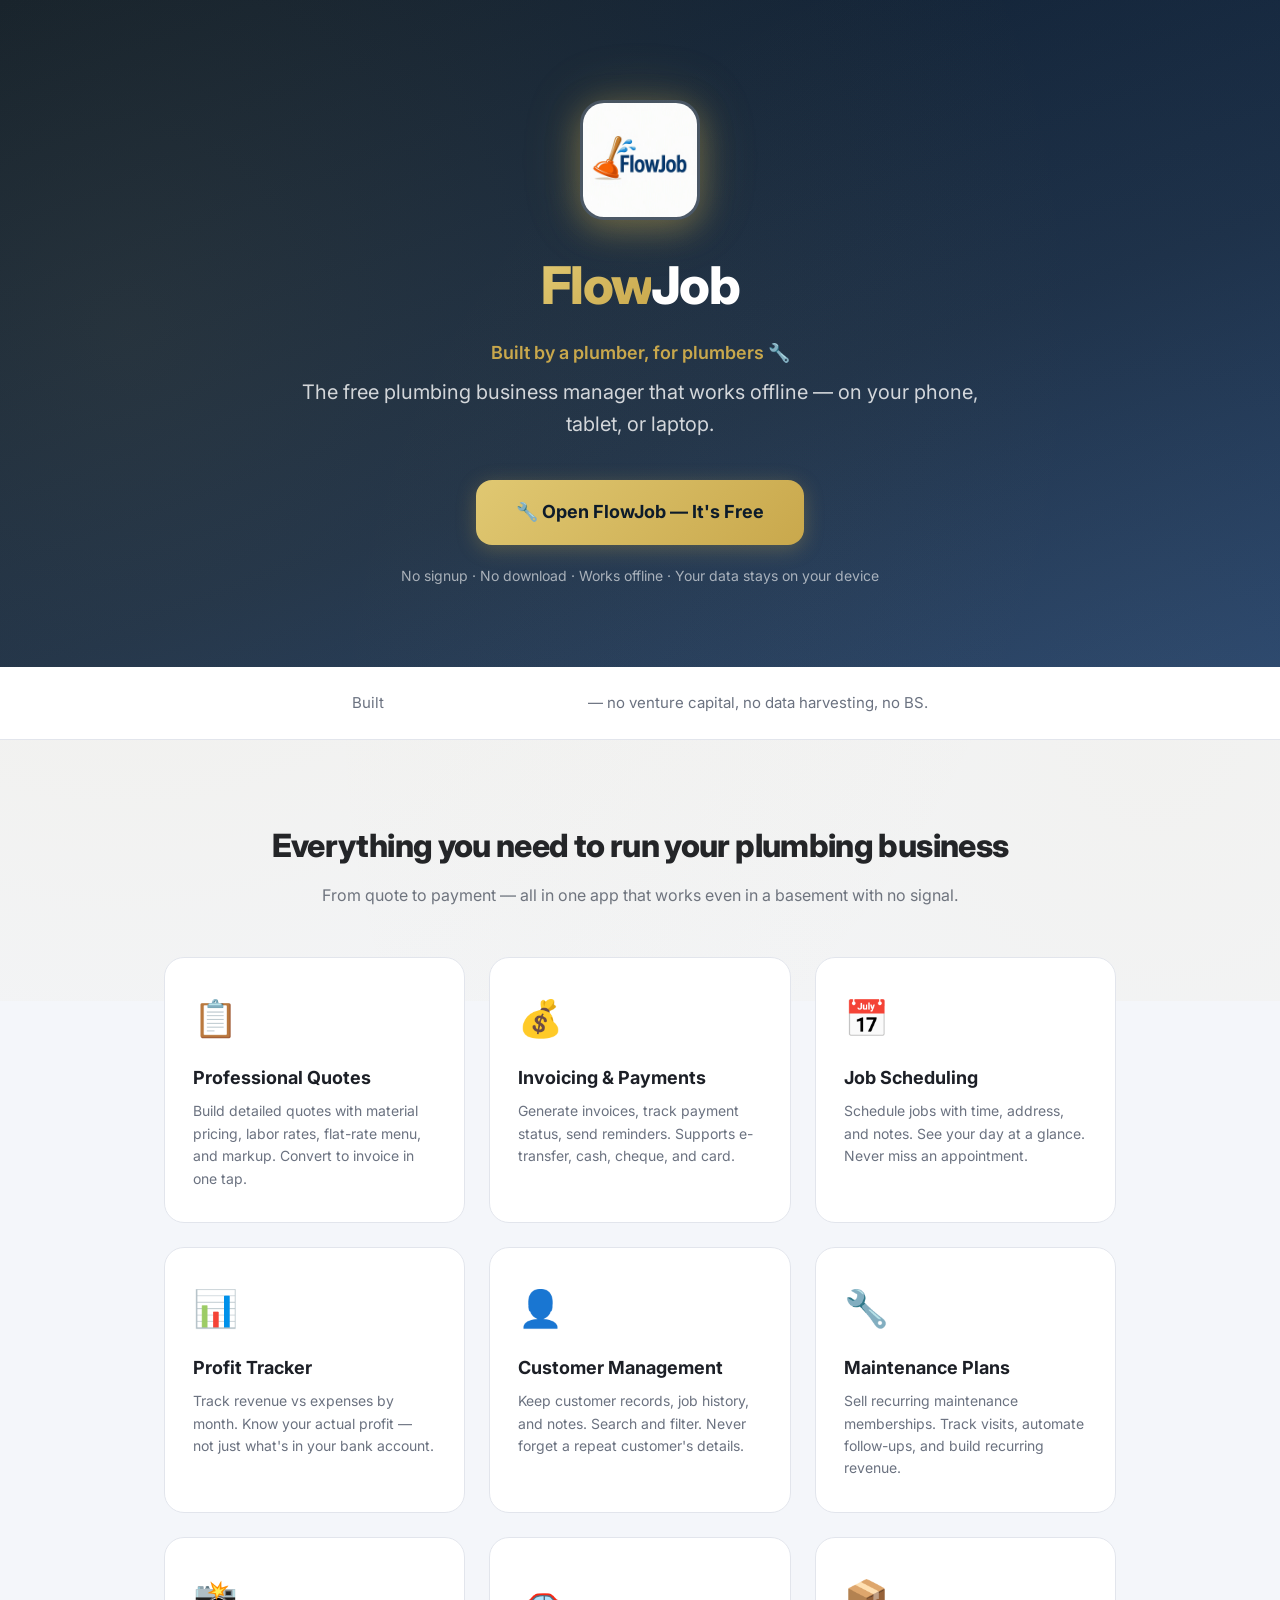
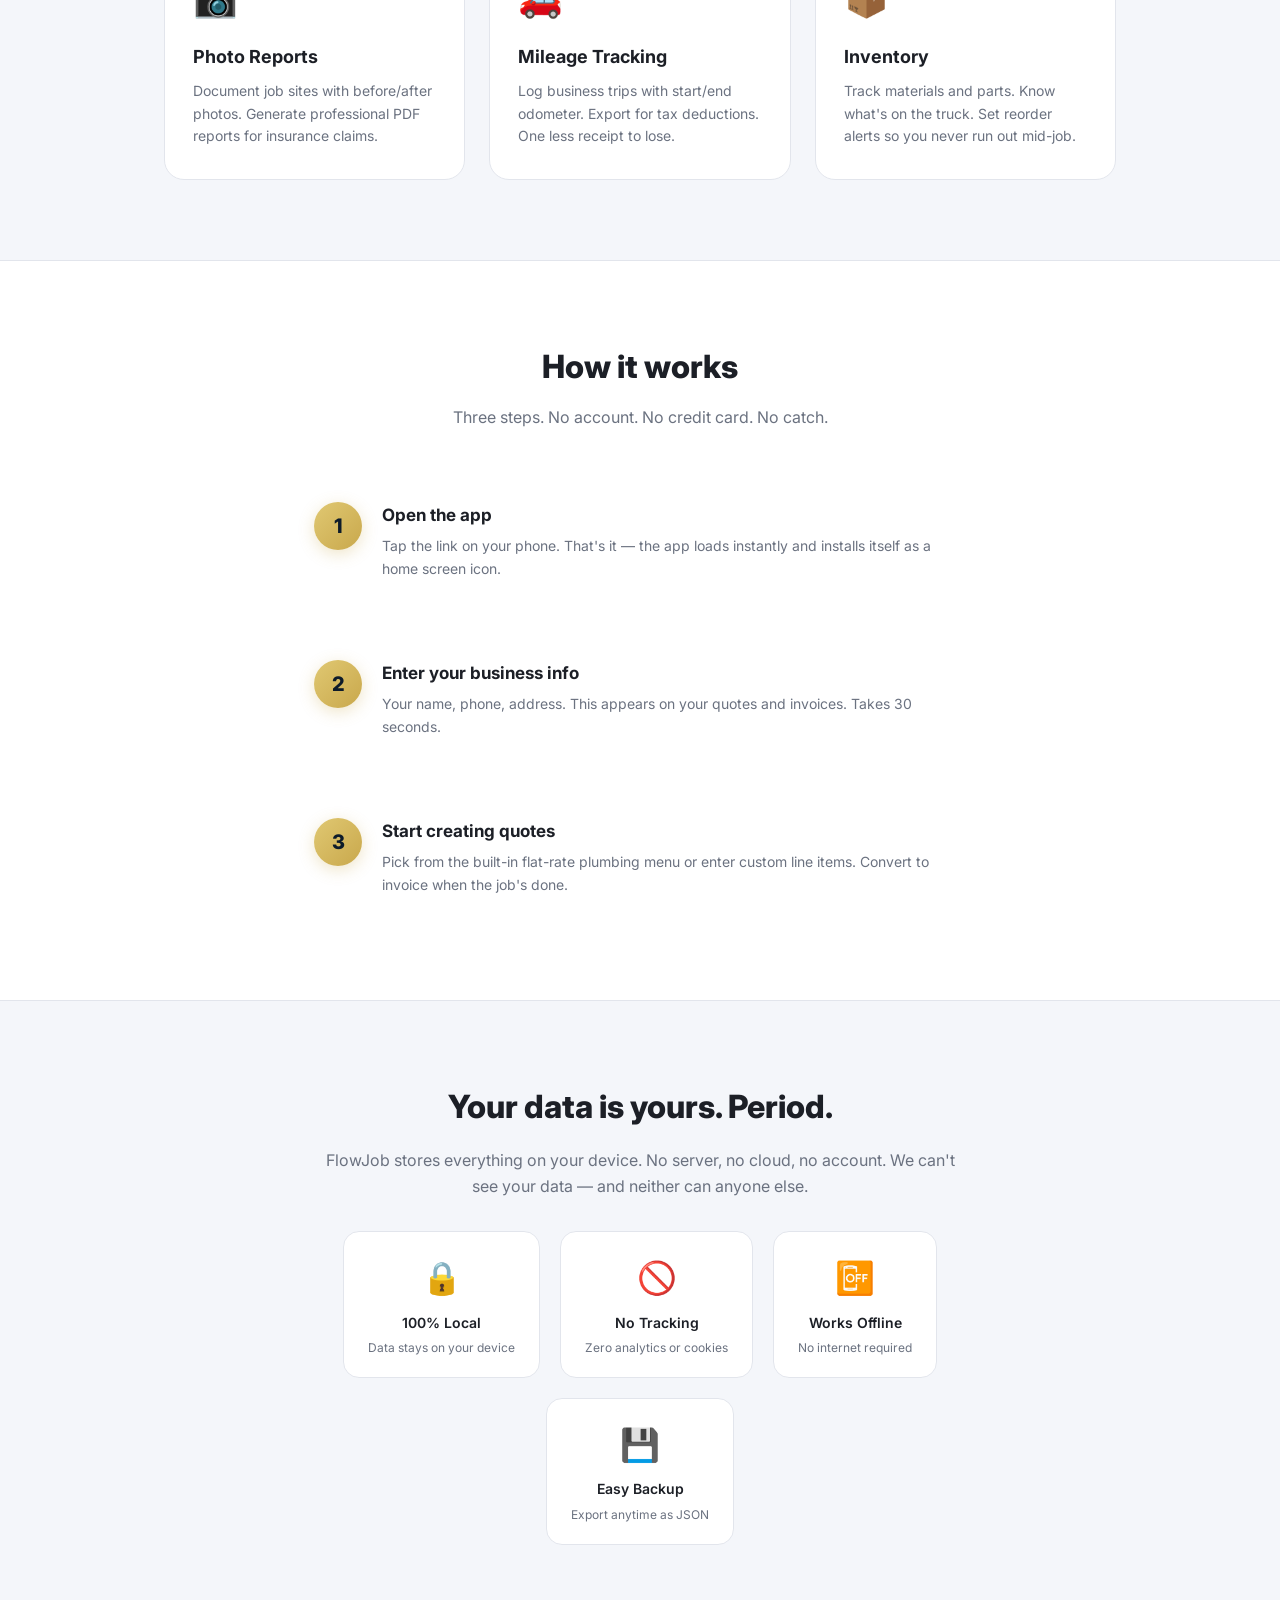
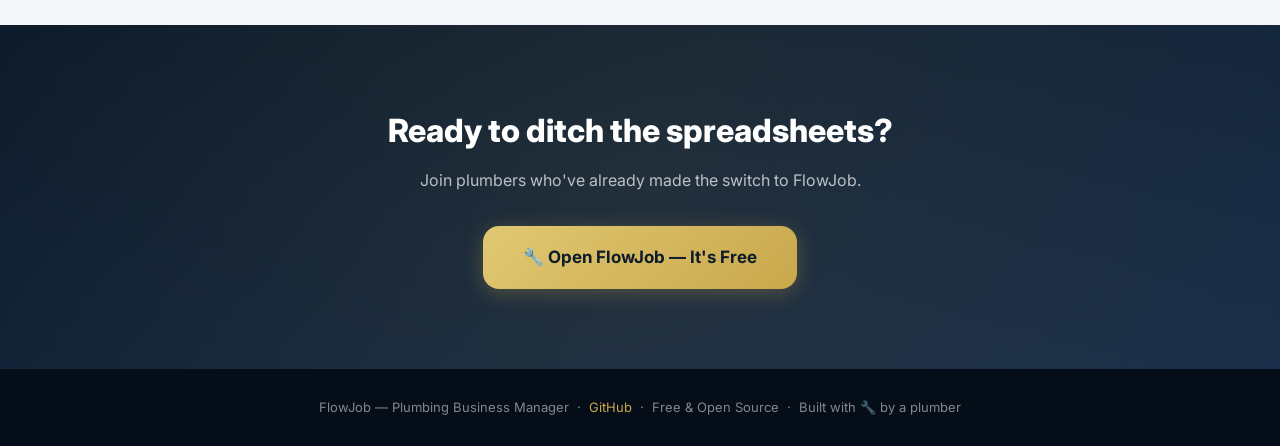
<file: index.html>
<!DOCTYPE html>
<html lang="en">
<head>
  <meta charset="UTF-8">
  <meta name="viewport" content="width=device-width, initial-scale=1.0">
  <title>FlowJob — Free Plumbing Business Manager</title>
  <meta name="description" content="Free offline-first plumbing business manager. Quotes, invoices, scheduling, mileage tracking, and more. No signup required.">
  <meta name="theme-color" content="#0D1B2A">
  <link rel="icon" type="image/svg+xml" href="assets/icon.svg">
  
  <!-- Open Graph / Social Media -->
  <meta property="og:type" content="website">
  <meta property="og:url" content="https://jtjustinktaylor-lgtm.github.io/flowjob-app/">
  <meta property="og:title" content="FlowJob — Free Plumbing Business Manager">
  <meta property="og:description" content="The free plumbing business manager that works offline. Quotes, invoices, scheduling, and more. No signup required.">
  <meta property="og:image" content="https://jtjustinktaylor-lgtm.github.io/flowjob-app/assets/flowjob-logo.jpg">
  <meta property="og:image:width" content="1024">
  <meta property="og:image:height" content="1024">
  
  <!-- Twitter -->
  <meta property="twitter:card" content="summary_large_image">
  <meta property="twitter:url" content="https://jtjustinktaylor-lgtm.github.io/flowjob-app/">
  <meta property="twitter:title" content="FlowJob — Free Plumbing Business Manager">
  <meta property="twitter:description" content="The free plumbing business manager that works offline. Quotes, invoices, scheduling, and more. No signup required.">
  <meta property="twitter:image" content="https://jtjustinktaylor-lgtm.github.io/flowjob-app/assets/flowjob-logo.jpg">
  <style>
    @import url('https://fonts.googleapis.com/css2?family=Inter:wght@400;500;600;700;800&display=swap');

    * { margin: 0; padding: 0; box-sizing: border-box; }

    :root {
      --gold: #C9A84C;
      --gold-light: #E0C872;
      --navy: #1A2F4A;
      --navy-dark: #0D1B2A;
      --bg: #F4F6FA;
      --text: #1C1F26;
      --text-muted: #6B7280;
    }

    body {
      font-family: 'Inter', -apple-system, BlinkMacSystemFont, sans-serif;
      background: var(--bg);
      color: var(--text);
      line-height: 1.6;
      -webkit-font-smoothing: antialiased;
      overflow-x: hidden;
      -webkit-overflow-scrolling: touch;
      overscroll-behavior-y: contain;
    }

    /* Animations */
    @keyframes fadeInUp {
      from { opacity: 0; transform: translateY(30px); }
      to { opacity: 1; transform: translateY(0); }
    }
    @keyframes fadeIn {
      from { opacity: 0; }
      to { opacity: 1; }
    }
    @keyframes scaleIn {
      from { opacity: 0; transform: scale(0.8); }
      to { opacity: 1; transform: scale(1); }
    }
    @keyframes slideInLeft {
      from { opacity: 0; transform: translateX(-30px); }
      to { opacity: 1; transform: translateX(0); }
    }
    @keyframes float {
      0%, 100% { transform: translateY(0); }
      50% { transform: translateY(-10px); }
    }
    @keyframes pulse {
      0%, 100% { box-shadow: 0 4px 20px rgba(201,168,76,0.3); }
      50% { box-shadow: 0 4px 30px rgba(201,168,76,0.5); }
    }

    .animate-on-scroll {
      opacity: 0;
      transform: translateY(15px);
      transition: all 0.3s ease-out;
    }
    .animate-on-scroll.visible {
      opacity: 1;
      transform: translateY(0);
    }

    /* Hero */
    .hero {
      background: linear-gradient(160deg, #0D1B2A 0%, #1A2F4A 60%, #264570 100%);
      color: white;
      padding: 100px 24px 80px;
      text-align: center;
      position: relative;
      min-height: auto;
    }
    .hero::before {
      content: '';
      position: absolute;
      top: -50%;
      left: -50%;
      width: 200%;
      height: 200%;
      background: radial-gradient(circle at 30% 50%, rgba(201,168,76,0.1) 0%, transparent 50%),
                  radial-gradient(circle at 70% 80%, rgba(201,168,76,0.06) 0%, transparent 40%);
      pointer-events: none;
      animation: float 8s ease-in-out infinite;
    }
    .hero-content { 
      position: relative; 
      max-width: 700px; 
      margin: 0 auto;
      animation: fadeInUp 0.8s ease-out;
    }
    .hero-logo { 
      width: 120px; 
      height: 120px; 
      margin: 0 auto 24px;
      animation: scaleIn 0.6s ease-out 0.2s both;
    }
    .hero-logo img { 
      width: 100%; 
      height: 100%; 
      border-radius: 24px;
      box-shadow: 0 8px 32px rgba(201,168,76,0.4), 0 0 60px rgba(201,168,76,0.2);
      border: 3px solid rgba(255,255,255,0.2);
      transition: transform 0.3s ease, box-shadow 0.3s ease;
    }
    .hero-logo img:hover {
      transform: scale(1.05) rotate(-2deg);
      box-shadow: 0 12px 40px rgba(201,168,76,0.5), 0 0 80px rgba(201,168,76,0.3);
    }
    .hero h1 {
      font-size: 52px;
      font-weight: 800;
      letter-spacing: -0.03em;
      margin-bottom: 12px;
      animation: fadeInUp 0.8s ease-out 0.3s both;
    }
    .hero h1 span { 
      color: var(--gold);
      background: linear-gradient(135deg, var(--gold-light), var(--gold));
      -webkit-background-clip: text;
      -webkit-text-fill-color: transparent;
      background-clip: text;
    }
    .hero .tagline {
      font-size: 20px;
      color: rgba(255,255,255,0.8);
      margin-bottom: 40px;
      font-weight: 400;
      animation: fadeInUp 0.8s ease-out 0.4s both;
    }
    .hero-cta {
      display: inline-flex;
      align-items: center;
      gap: 12px;
      background: linear-gradient(135deg, var(--gold-light), var(--gold));
      color: var(--navy-dark);
      font-size: 18px;
      font-weight: 700;
      padding: 18px 40px;
      border-radius: 16px;
      text-decoration: none;
      transition: all 0.3s cubic-bezier(0.4, 0, 0.2, 1);
      box-shadow: 0 4px 20px rgba(201,168,76,0.3);
      animation: fadeInUp 0.8s ease-out 0.5s both, pulse 3s ease-in-out 1.5s infinite;
      position: relative;
      overflow: hidden;
    }
    .hero-cta::before {
      content: '';
      position: absolute;
      top: 0;
      left: -100%;
      width: 100%;
      height: 100%;
      background: linear-gradient(90deg, transparent, rgba(255,255,255,0.3), transparent);
      transition: left 0.5s ease;
    }
    .hero-cta:hover::before {
      left: 100%;
    }
    .hero-cta:hover { 
      transform: translateY(-3px); 
      box-shadow: 0 8px 30px rgba(201,168,76,0.5);
    }
    .hero-sub { 
      margin-top: 20px; 
      font-size: 14px; 
      color: rgba(255,255,255,0.6);
      animation: fadeInUp 0.8s ease-out 0.6s both;
    }

    /* Social proof */
    .social-proof {
      background: white;
      border-bottom: 1px solid #E2E5EC;
      padding: 24px 24px;
      text-align: center;
      font-size: 15px;
      color: var(--text-muted);
      animation: fadeIn 0.6s ease-out 0.8s both;
    }
    .social-proof strong { 
      color: var(--text);
      background: linear-gradient(135deg, var(--gold), var(--gold-dark));
      -webkit-background-clip: text;
      -webkit-text-fill-color: transparent;
      background-clip: text;
    }

    /* Features */
    .features {
      max-width: 1000px;
      margin: 0 auto;
      padding: 80px 24px;
    }
    .features-title {
      text-align: center;
      font-size: 32px;
      font-weight: 800;
      margin-bottom: 12px;
      letter-spacing: -0.02em;
    }
    .features-sub {
      text-align: center;
      color: var(--text-muted);
      margin-bottom: 48px;
      font-size: 16px;
    }
    .feature-grid {
      display: grid;
      grid-template-columns: repeat(auto-fit, minmax(280px, 1fr));
      gap: 24px;
    }
    .feature-card {
      background: white;
      border-radius: 20px;
      padding: 32px 28px;
      border: 1px solid #E2E5EC;
      transition: all 0.3s cubic-bezier(0.4, 0, 0.2, 1);
      position: relative;
      overflow: hidden;
    }
    .feature-card::before {
      content: '';
      position: absolute;
      top: 0;
      left: 0;
      right: 0;
      height: 4px;
      background: linear-gradient(90deg, var(--gold), var(--gold-light));
      opacity: 0;
      transition: opacity 0.3s ease;
    }
    .feature-card:hover {
      transform: translateY(-6px);
      box-shadow: 0 20px 60px rgba(0,0,0,0.1);
      border-color: var(--gold);
    }
    .feature-card:hover::before {
      opacity: 1;
    }
    .feature-icon {
      font-size: 36px;
      margin-bottom: 16px;
      display: inline-block;
      animation: float 3s ease-in-out infinite;
    }
    .feature-card h3 {
      font-size: 18px;
      font-weight: 700;
      margin-bottom: 8px;
    }
    .feature-card p {
      font-size: 14px;
      color: var(--text-muted);
      line-height: 1.6;
    }

    /* How it works */
    .how-it-works {
      background: white;
      border-top: 1px solid #E2E5EC;
      border-bottom: 1px solid #E2E5EC;
      padding: 80px 24px;
    }
    .how-it-works .inner { max-width: 700px; margin: 0 auto; text-align: center; }
    .how-it-works h2 {
      font-size: 32px;
      font-weight: 800;
      margin-bottom: 12px;
    }
    .how-it-works .sub { color: var(--text-muted); margin-bottom: 48px; font-size: 16px; }
    .steps { display: grid; gap: 32px; text-align: left; }
    .step {
      display: flex;
      gap: 20px;
      align-items: start;
      padding: 24px;
      border-radius: 16px;
      transition: all 0.3s ease;
    }
    .step:hover {
      background: linear-gradient(135deg, rgba(201,168,76,0.05), transparent);
      transform: translateX(8px);
    }
    .step-num {
      width: 48px;
      height: 48px;
      border-radius: 50%;
      background: linear-gradient(135deg, var(--gold-light), var(--gold));
      color: var(--navy-dark);
      display: flex;
      align-items: center;
      justify-content: center;
      font-weight: 800;
      font-size: 20px;
      flex-shrink: 0;
      box-shadow: 0 4px 16px rgba(201,168,76,0.3);
    }
    .step h3 { font-size: 17px; font-weight: 700; margin-bottom: 6px; }
    .step p { font-size: 14px; color: var(--text-muted); }

    /* Privacy */
    .privacy {
      max-width: 700px;
      margin: 0 auto;
      padding: 80px 24px;
      text-align: center;
    }
    .privacy h2 { font-size: 32px; font-weight: 800; margin-bottom: 16px; }
    .privacy p { color: var(--text-muted); font-size: 16px; margin-bottom: 16px; }
    .privacy-badges {
      display: flex;
      gap: 20px;
      justify-content: center;
      flex-wrap: wrap;
      margin-top: 32px;
    }
    .privacy-badge {
      background: white;
      border: 1px solid #E2E5EC;
      border-radius: 16px;
      padding: 20px 24px;
      text-align: center;
      min-width: 150px;
      transition: all 0.3s ease;
    }
    .privacy-badge:hover {
      transform: translateY(-4px);
      box-shadow: 0 12px 40px rgba(0,0,0,0.08);
      border-color: var(--gold);
    }
    .privacy-badge .icon { 
      font-size: 32px; 
      margin-bottom: 8px;
      display: inline-block;
    }
    .privacy-badge .label { font-size: 14px; font-weight: 600; }
    .privacy-badge .desc { font-size: 12px; color: var(--text-muted); margin-top: 4px; }

    /* CTA */
    .cta-section {
      background: linear-gradient(160deg, #0D1B2A 0%, #1A2F4A 100%);
      color: white;
      text-align: center;
      padding: 80px 24px;
      position: relative;
      overflow: hidden;
    }
    .cta-section::before {
      content: '';
      position: absolute;
      top: -50%;
      left: -50%;
      width: 200%;
      height: 200%;
      background: radial-gradient(circle at 50% 50%, rgba(201,168,76,0.08) 0%, transparent 50%);
      pointer-events: none;
    }
    .cta-section h2 { 
      font-size: 32px; 
      font-weight: 800; 
      margin-bottom: 12px;
      position: relative;
    }
    .cta-section p { 
      color: rgba(255,255,255,0.7); 
      margin-bottom: 32px; 
      font-size: 16px;
      position: relative;
    }
    .cta-section .hero-cta { 
      font-size: 17px;
      position: relative;
    }

    /* Footer */
    footer {
      background: #050E18;
      color: rgba(255,255,255,0.5);
      text-align: center;
      padding: 28px;
      font-size: 13px;
    }
    footer a { color: var(--gold); text-decoration: none; transition: color 0.2s; }
    footer a:hover { color: var(--gold-light); text-decoration: underline; }

    /* Scroll indicator */
    .scroll-indicator {
      position: absolute;
      bottom: 30px;
      left: 50%;
      transform: translateX(-50%);
      animation: bounce 2s infinite;
    }
    @keyframes bounce {
      0%, 20%, 50%, 80%, 100% { transform: translateX(-50%) translateY(0); }
      40% { transform: translateX(-50%) translateY(-10px); }
      60% { transform: translateX(-50%) translateY(-5px); }
    }
    .scroll-indicator svg {
      width: 24px;
      height: 24px;
      stroke: rgba(255,255,255,0.4);
    }

    @media (max-width: 600px) {
      .hero { padding: 80px 20px 60px; }
      .hero h1 { font-size: 36px; }
      .hero .tagline { font-size: 16px; }
      .hero-cta { font-size: 16px; padding: 16px 32px; }
      .features-title, .how-it-works h2, .privacy h2, .cta-section h2 { font-size: 24px; }
      .feature-grid { grid-template-columns: 1fr; }
      .feature-card { padding: 24px 20px; }
      .privacy-badge { min-width: 130px; padding: 16px; }
    }
  </style>
</head>
<body>

  <!-- Hero -->
  <section class="hero">
    <div class="hero-content">
      <div class="hero-logo">
        <img src="assets/flowjob-logo.jpg" alt="FlowJob">
      </div>
      <h1><span>Flow</span>Job</h1>
      <p class="tagline" style="font-size: 18px; font-weight: 600; color: #C9A84C; margin-bottom: 8px;">Built by a plumber, for plumbers 🔧</p>
      <p class="tagline">The free plumbing business manager that works offline — on your phone, tablet, or laptop.</p>
      <a href="app.html" class="hero-cta">🔧 Open FlowJob — It's Free</a>
      <p class="hero-sub">No signup · No download · Works offline · Your data stays on your device</p>
    </div>
  </section>

  <!-- Social Proof -->
  <div class="social-proof">
    Built <strong>by a plumber, for plumbers</strong> — no venture capital, no data harvesting, no BS.
  </div>

  <!-- Features -->
  <section class="features">
    <h2 class="features-title">Everything you need to run your plumbing business</h2>
    <p class="features-sub">From quote to payment — all in one app that works even in a basement with no signal.</p>

    <div class="feature-grid">
      <div class="feature-card animate-on-scroll">
        <div class="feature-icon">📋</div>
        <h3>Professional Quotes</h3>
        <p>Build detailed quotes with material pricing, labor rates, flat-rate menu, and markup. Convert to invoice in one tap.</p>
      </div>
      <div class="feature-card animate-on-scroll">
        <div class="feature-icon">💰</div>
        <h3>Invoicing & Payments</h3>
        <p>Generate invoices, track payment status, send reminders. Supports e-transfer, cash, cheque, and card.</p>
      </div>
      <div class="feature-card animate-on-scroll">
        <div class="feature-icon">📅</div>
        <h3>Job Scheduling</h3>
        <p>Schedule jobs with time, address, and notes. See your day at a glance. Never miss an appointment.</p>
      </div>
      <div class="feature-card animate-on-scroll">
        <div class="feature-icon">📊</div>
        <h3>Profit Tracker</h3>
        <p>Track revenue vs expenses by month. Know your actual profit — not just what's in your bank account.</p>
      </div>
      <div class="feature-card animate-on-scroll">
        <div class="feature-icon">👤</div>
        <h3>Customer Management</h3>
        <p>Keep customer records, job history, and notes. Search and filter. Never forget a repeat customer's details.</p>
      </div>
      <div class="feature-card animate-on-scroll">
        <div class="feature-icon">🔧</div>
        <h3>Maintenance Plans</h3>
        <p>Sell recurring maintenance memberships. Track visits, automate follow-ups, and build recurring revenue.</p>
      </div>
      <div class="feature-card animate-on-scroll">
        <div class="feature-icon">📸</div>
        <h3>Photo Reports</h3>
        <p>Document job sites with before/after photos. Generate professional PDF reports for insurance claims.</p>
      </div>
      <div class="feature-card animate-on-scroll">
        <div class="feature-icon">🚗</div>
        <h3>Mileage Tracking</h3>
        <p>Log business trips with start/end odometer. Export for tax deductions. One less receipt to lose.</p>
      </div>
      <div class="feature-card animate-on-scroll">
        <div class="feature-icon">📦</div>
        <h3>Inventory</h3>
        <p>Track materials and parts. Know what's on the truck. Set reorder alerts so you never run out mid-job.</p>
      </div>
    </div>
  </section>

  <!-- How It Works -->
  <section class="how-it-works">
    <div class="inner">
      <h2 class="animate-on-scroll">How it works</h2>
      <p class="sub animate-on-scroll">Three steps. No account. No credit card. No catch.</p>
      <div class="steps">
        <div class="step animate-on-scroll">
          <div class="step-num">1</div>
          <div>
            <h3>Open the app</h3>
            <p>Tap the link on your phone. That's it — the app loads instantly and installs itself as a home screen icon.</p>
          </div>
        </div>
        <div class="step animate-on-scroll">
          <div class="step-num">2</div>
          <div>
            <h3>Enter your business info</h3>
            <p>Your name, phone, address. This appears on your quotes and invoices. Takes 30 seconds.</p>
          </div>
        </div>
        <div class="step animate-on-scroll">
          <div class="step-num">3</div>
          <div>
            <h3>Start creating quotes</h3>
            <p>Pick from the built-in flat-rate plumbing menu or enter custom line items. Convert to invoice when the job's done.</p>
          </div>
        </div>
      </div>
    </div>
  </section>

  <!-- Privacy -->
  <section class="privacy">
    <h2 class="animate-on-scroll">Your data is yours. Period.</h2>
    <p class="animate-on-scroll">FlowJob stores everything on your device. No server, no cloud, no account. We can't see your data — and neither can anyone else.</p>

    <div class="privacy-badges">
      <div class="privacy-badge animate-on-scroll">
        <div class="icon">🔒</div>
        <div class="label">100% Local</div>
        <div class="desc">Data stays on your device</div>
      </div>
      <div class="privacy-badge animate-on-scroll">
        <div class="icon">🚫</div>
        <div class="label">No Tracking</div>
        <div class="desc">Zero analytics or cookies</div>
      </div>
      <div class="privacy-badge animate-on-scroll">
        <div class="icon">📴</div>
        <div class="label">Works Offline</div>
        <div class="desc">No internet required</div>
      </div>
      <div class="privacy-badge animate-on-scroll">
        <div class="icon">💾</div>
        <div class="label">Easy Backup</div>
        <div class="desc">Export anytime as JSON</div>
      </div>
    </div>
  </section>

  <!-- CTA -->
  <section class="cta-section">
    <h2 class="animate-on-scroll">Ready to ditch the spreadsheets?</h2>
    <p class="animate-on-scroll">Join plumbers who've already made the switch to FlowJob.</p>
    <a href="index.html" class="hero-cta animate-on-scroll">🔧 Open FlowJob — It's Free</a>
  </section>

  <!-- Footer -->
  <footer>
    <p>FlowJob — Plumbing Business Manager &nbsp;·&nbsp; <a href="https://github.com/jtjustinktaylor-lgtm/flowjob-app">GitHub</a> &nbsp;·&nbsp; Free & Open Source &nbsp;·&nbsp; Built with 🔧 by a plumber</p>
  </footer>

  <!-- Scroll Animation Script -->
  <script>
    // Intersection Observer for scroll animations
    const observerOptions = {
      threshold: 0.1,
      rootMargin: '0px 0px -50px 0px'
    };

    const observer = new IntersectionObserver((entries) => {
      entries.forEach((entry, index) => {
        if (entry.isIntersecting) {
          // Add stagger delay based on element index
          const delay = entry.target.dataset.delay || 0;
          setTimeout(() => {
            entry.target.classList.add('visible');
          }, delay);
          observer.unobserve(entry.target);
        }
      });
    }, observerOptions);

    // Observe all animate-on-scroll elements
    document.querySelectorAll('.animate-on-scroll').forEach((el, index) => {
      el.dataset.delay = index * 50; // Faster stagger
      observer.observe(el);
    });

    // Smooth scroll for anchor links
    document.querySelectorAll('a[href^="#"]').forEach(anchor => {
      anchor.addEventListener('click', function (e) {
        e.preventDefault();
        const target = document.querySelector(this.getAttribute('href'));
        if (target) {
          target.scrollIntoView({
            behavior: 'smooth',
            block: 'start'
          });
        }
      });
    });
  </script>

</body>
</html>
</file>
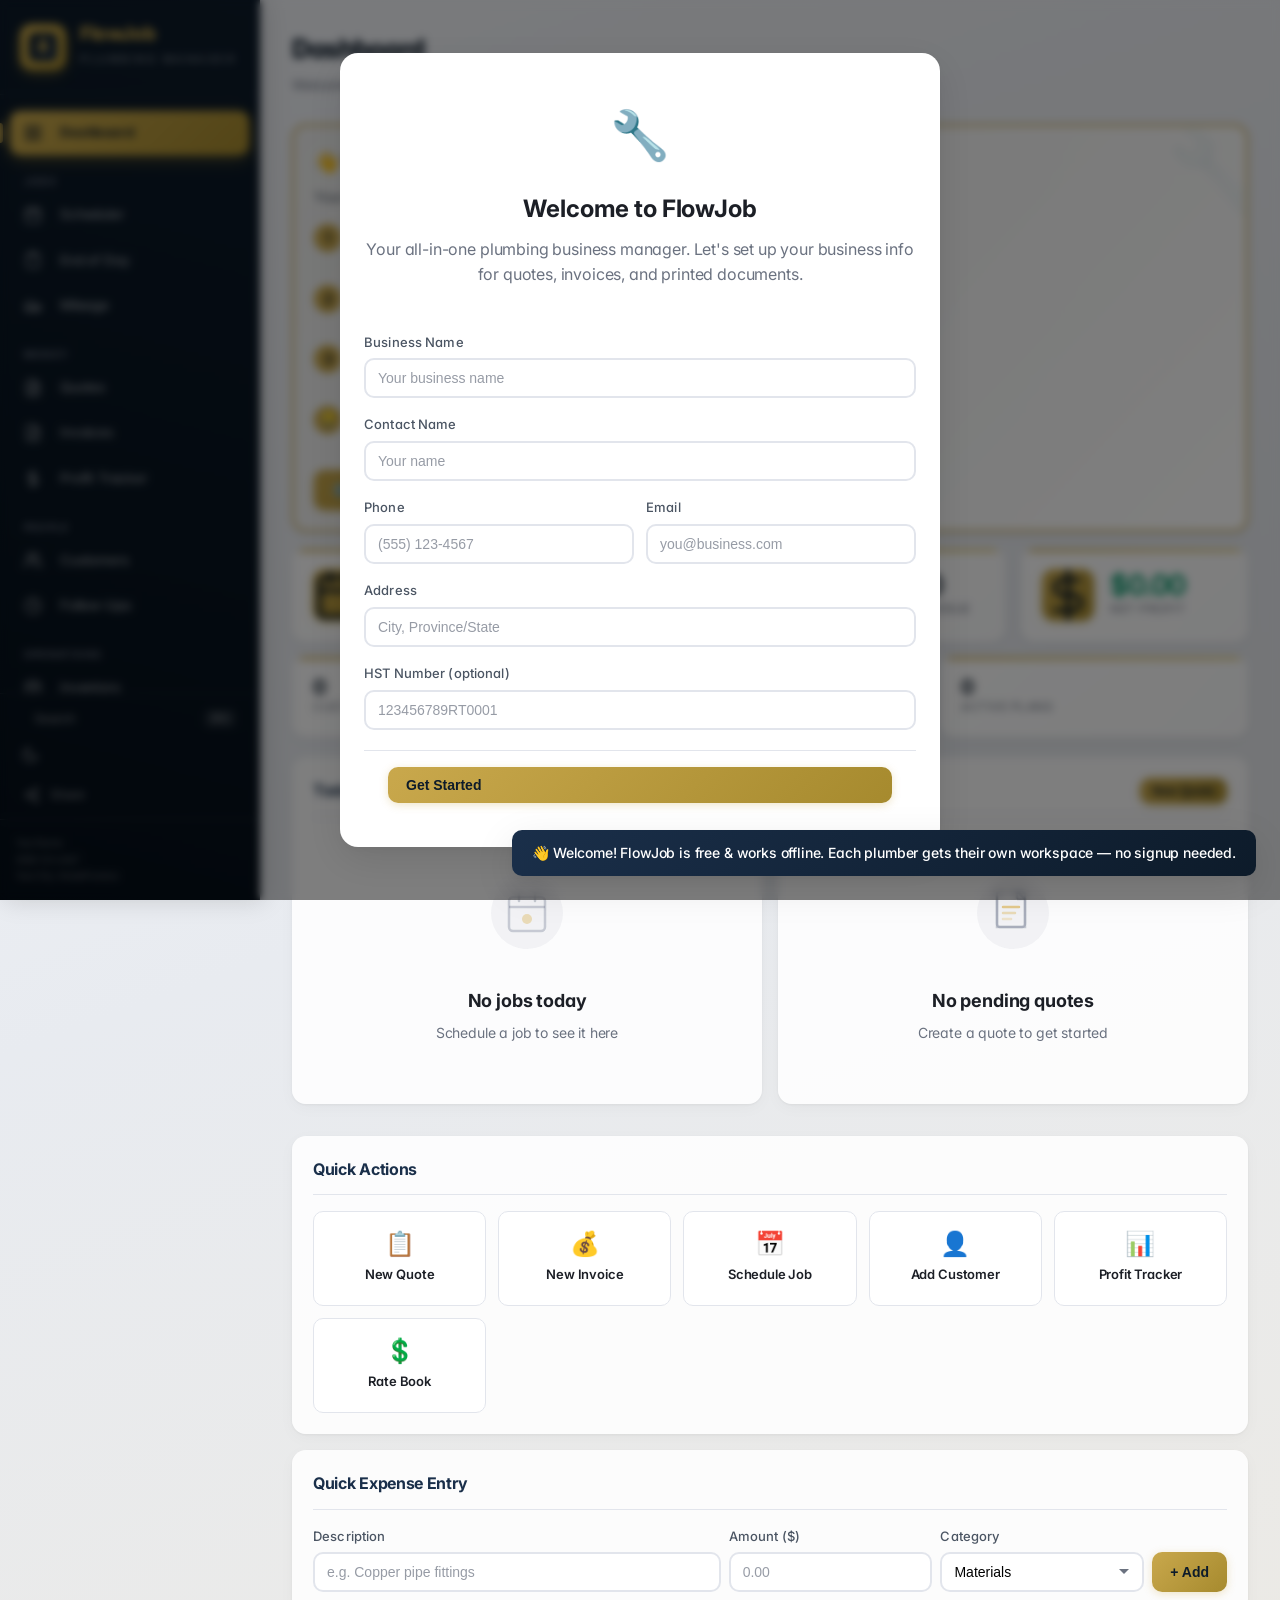
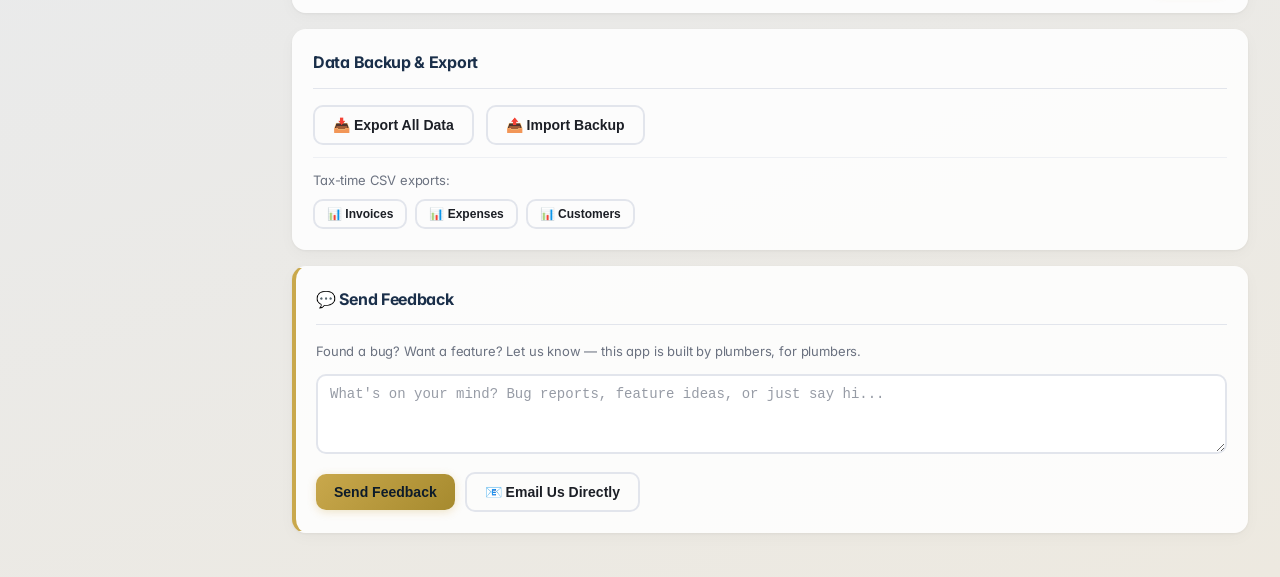
<file: app.html>
<!DOCTYPE html>
<html lang="en">
<head>
  <meta charset="UTF-8">
  <meta name="viewport" content="width=device-width, initial-scale=1.0, viewport-fit=cover, user-scalable=no">
  <title>FlowJob — Plumbing Business Manager</title>
  <meta name="theme-color" content="#0D1B2A">
  <meta name="apple-mobile-web-app-capable" content="yes">
  <meta name="apple-mobile-web-app-status-bar-style" content="black-translucent">
  <meta name="apple-mobile-web-app-title" content="FlowJob">
  <meta name="mobile-web-app-capable" content="yes">
  <meta name="application-name" content="FlowJob">
  <meta name="msapplication-TileColor" content="#0D1B2A">
  <meta name="msapplication-TileImage" content="assets/icon-192.png">
  <link rel="icon" type="image/svg+xml" href="assets/icon.svg">
  <link rel="icon" type="image/png" sizes="192x192" href="assets/icon-192.png">
  <link rel="icon" type="image/png" sizes="512x512" href="assets/icon-512.png">
  <link rel="apple-touch-icon" href="assets/icon-192.png">
  <link rel="manifest" href="manifest.json">
  <link rel="stylesheet" href="style.css">
</head>
<body>
  <div id="offline-banner" style="display:none;position:fixed;top:0;left:0;right:0;z-index:9999;background:#92400e;color:#fef3c7;text-align:center;padding:8px 16px;font-size:14px;font-weight:600">
    <span style="display:inline-block;width:8px;height:8px;border-radius:50%;background:#fbbf24;margin-right:8px;animation:pulse 1.5s infinite"></span>
    You're offline — changes save locally and won't be lost
  </div>

  <!-- Splash Screen -->
  <div id="splash-screen">
    <div class="splash-logo">
      <img src="assets/icon.svg" alt="FlowJob Logo" width="100" height="100">
    </div>
    <h1 class="splash-title">FlowJob</h1>
    <p class="splash-subtitle">Plumbing Business Manager</p>
    <div class="splash-loader">
      <div class="splash-loader-bar"></div>
    </div>
  </div>

  <div id="app">
    <!-- Sidebar Navigation -->
    <nav id="sidebar">
      <div class="brand">
        <div class="logo-icon"><img src="assets/icon.svg" alt="FlowJob Logo" width="28" height="28"></div>
        <div class="brand-text">
          <h1>FlowJob</h1>
          <span>Plumbing Manager</span>
        </div>
      </div>

      <ul class="nav-links">
        <!-- Main -->
        <li><a href="#dashboard" class="nav-link active" data-page="dashboard">
          <span class="icon" id="nav-icon-dashboard"></span><span class="label">Dashboard</span>
        </a></li>

        <!-- Jobs -->
        <li class="nav-section-label">Jobs</li>
        <li><a href="#scheduler" class="nav-link" data-page="scheduler">
          <span class="icon" id="nav-icon-scheduler"></span><span class="label">Scheduler</span>
        </a></li>
        <li><a href="#eod" class="nav-link" data-page="eod">
          <span class="icon" id="nav-icon-eod"></span><span class="label">End of Day</span>
        </a></li>
        <li><a href="#mileage" class="nav-link" data-page="mileage">
          <span class="icon" id="nav-icon-mileage"></span><span class="label">Mileage</span>
        </a></li>

        <!-- Money -->
        <li class="nav-section-label">Money</li>
        <li><a href="#quotes" class="nav-link" data-page="quotes">
          <span class="icon" id="nav-icon-quotes"></span><span class="label">Quotes</span>
        </a></li>
        <li><a href="#invoices" class="nav-link" data-page="invoices">
          <span class="icon" id="nav-icon-invoices"></span><span class="label">Invoices</span>
        </a></li>
        <li><a href="#tracker" class="nav-link" data-page="tracker">
          <span class="icon" id="nav-icon-tracker"></span><span class="label">Profit Tracker</span>
        </a></li>

        <!-- People -->
        <li class="nav-section-label">People</li>
        <li><a href="#customers" class="nav-link" data-page="customers">
          <span class="icon" id="nav-icon-customers"></span><span class="label">Customers</span>
        </a></li>
        <li><a href="#followups" class="nav-link" data-page="followups">
          <span class="icon" id="nav-icon-followups"></span><span class="label">Follow-Ups</span>
        </a></li>

        <!-- Operations -->
        <li class="nav-section-label">Operations</li>
        <li><a href="#inventory" class="nav-link" data-page="inventory">
          <span class="icon" id="nav-icon-inventory"></span><span class="label">Inventory</span>
        </a></li>
        <li><a href="#maintenance" class="nav-link" data-page="maintenance">
          <span class="icon" id="nav-icon-maintenance"></span><span class="label">Maintenance</span>
        </a></li>
        <li><a href="#warrantyTracker" class="nav-link" data-page="warrantyTracker">
          <span class="icon" id="nav-icon-warranty-tracker"></span><span class="label">Warranties</span>
        </a></li>

        <!-- Tools (collapsible) -->
        <li class="nav-section-label">More</li>
        <li><a href="#estimator" class="nav-link" data-page="estimator">
          <span class="icon" id="nav-icon-estimator"></span><span class="label">Estimator</span>
        </a></li>
        <li><a href="#photo-report" class="nav-link" data-page="photo-report">
          <span class="icon" id="nav-icon-photo-report"></span><span class="label">Photo Reports</span>
        </a></li>
        <li><a href="#price-book" class="nav-link" data-page="price-book">
          <span class="icon" id="nav-icon-price-book"></span><span class="label">Price Book</span>
        </a></li>
        <li><a href="#memberships" class="nav-link" data-page="memberships">
          <span class="icon" id="nav-icon-memberships"></span><span class="label">Memberships</span>
        </a></li>
        <li><a href="#employees" class="nav-link" data-page="employees">
          <span class="icon" id="nav-icon-employees"></span><span class="label">Employees</span>
        </a></li>
        <li><a href="#contracts" class="nav-link" data-page="contracts">
          <span class="icon" id="nav-icon-contracts"></span><span class="label">Contracts</span>
        </a></li>
        <li><a href="#insurance" class="nav-link" data-page="insurance">
          <span class="icon" id="nav-icon-insurance"></span><span class="label">Insurance</span>
        </a></li>
        <li><a href="#email-marketing" class="nav-link" data-page="email-marketing">
          <span class="icon" id="nav-icon-email"></span><span class="label">Email</span>
        </a></li>
        <li><a href="#reviews" class="nav-link" data-page="reviews">
          <span class="icon" id="nav-icon-reviews"></span><span class="label">Reviews</span>
        </a></li>
        <li><a href="#analytics" class="nav-link" data-page="analytics">
          <span class="icon" id="nav-icon-analytics"></span><span class="label">Analytics</span>
        </a></li>
        <li><a href="#rates" class="nav-link" data-page="rates">
          <span class="icon" id="nav-icon-rates"></span><span class="label">Rate Compiler</span>
        </a></li>
        <li><a href="#settings" class="nav-link" data-page="settings">
          <span class="icon" id="nav-icon-settings"></span><span class="label">Settings</span>
        </a></li>
        <li><a href="#export" class="nav-link" data-page="export">
          <span class="icon" id="nav-icon-export"></span><span class="label">Export</span>
        </a></li>
      </ul>

      <div class="sidebar-actions">
        <button class="sidebar-action-btn" id="cmd-palette-btn" title="Search (Ctrl+K)">
          <span id="cmd-icon"></span>
          <span class="label">Search</span>
          <kbd>⌘K</kbd>
        </button>
        <button class="sidebar-action-btn" id="dark-mode-toggle" title="Toggle dark mode">
          <span id="theme-icon"></span>
        </button>
        <button class="sidebar-action-btn" onclick="Settings.copyShareLink()" title="Share FlowJob with a friend">
          <svg width="16" height="16" viewBox="0 0 24 24" fill="none" stroke="currentColor" stroke-width="2" stroke-linecap="round" stroke-linejoin="round"><circle cx="18" cy="5" r="3"/><circle cx="6" cy="12" r="3"/><circle cx="18" cy="19" r="3"/><line x1="8.59" y1="13.51" x2="15.42" y2="17.49"/><line x1="15.41" y1="6.51" x2="8.59" y2="10.49"/></svg>
          <span class="label">Share</span>
        </button>
      </div>
      <div class="sidebar-footer">
        <div class="contact-info">
          <small id="sidebar-contact">Plumber</small>
          <small id="sidebar-phone">Your Phone</small>
          <small id="sidebar-address">Your City</small>
        </div>
      </div>
    </nav>

    <!-- Mobile Header -->
    <header id="mobile-header">
      <button id="menu-toggle" aria-label="Toggle menu">
        <svg width="22" height="22" viewBox="0 0 24 24" fill="none" stroke="currentColor" stroke-width="2.5" stroke-linecap="round">
          <line x1="3" y1="6" x2="21" y2="6"/><line x1="3" y1="12" x2="21" y2="12"/><line x1="3" y1="18" x2="21" y2="18"/>
        </svg>
      </button>
      <h1 id="mobile-page-title">Dashboard</h1>
      <button id="mobile-search-btn" aria-label="Search">
        <svg width="20" height="20" viewBox="0 0 24 24" fill="none" stroke="currentColor" stroke-width="2.5" stroke-linecap="round">
          <circle cx="11" cy="11" r="7"/><line x1="16.5" y1="16.5" x2="21" y2="21"/>
        </svg>
      </button>
    </header>

    <!-- Main Content Area -->
    <main id="content">
      <!-- Pages are rendered here by JS -->
    </main>

    <!-- Mobile Bottom Nav -->
    <nav id="bottom-nav">
      <button class="bottom-nav-item active" data-page="dashboard" data-hash="dashboard">
        <svg width="22" height="22" viewBox="0 0 24 24" fill="none" stroke="currentColor" stroke-width="2" stroke-linecap="round" stroke-linejoin="round">
          <rect x="3" y="3" width="7" height="7" rx="1"/><rect x="14" y="3" width="7" height="7" rx="1"/>
          <rect x="3" y="14" width="7" height="7" rx="1"/><rect x="14" y="14" width="7" height="7" rx="1"/>
        </svg>
        <span>Dashboard</span>
      </button>
      <button class="bottom-nav-item" data-page="scheduler" data-hash="scheduler">
        <svg width="22" height="22" viewBox="0 0 24 24" fill="none" stroke="currentColor" stroke-width="2" stroke-linecap="round" stroke-linejoin="round">
          <rect x="3" y="4" width="18" height="18" rx="2"/><line x1="16" y1="2" x2="16" y2="6"/>
          <line x1="8" y1="2" x2="8" y2="6"/><line x1="3" y1="10" x2="21" y2="10"/>
        </svg>
        <span>Jobs</span>
      </button>
      <button class="bottom-nav-item" data-page="quotes" data-hash="quotes">
        <svg width="22" height="22" viewBox="0 0 24 24" fill="none" stroke="currentColor" stroke-width="2" stroke-linecap="round" stroke-linejoin="round">
          <path d="M14 2H6a2 2 0 0 0-2 2v16a2 2 0 0 0 2 2h12a2 2 0 0 0 2-2V8z"/>
          <polyline points="14 2 14 8 20 8"/><line x1="16" y1="13" x2="8" y2="13"/>
          <line x1="16" y1="17" x2="8" y2="17"/><polyline points="10 9 9 9 8 9"/>
        </svg>
        <span>Quotes</span>
      </button>
      <button class="bottom-nav-item" data-page="invoices" data-hash="invoices">
        <svg width="22" height="22" viewBox="0 0 24 24" fill="none" stroke="currentColor" stroke-width="2" stroke-linecap="round" stroke-linejoin="round">
          <line x1="12" y1="1" x2="12" y2="23"/><path d="M17 5H9.5a3.5 3.5 0 0 0 0 7h5a3.5 3.5 0 0 1 0 7H6"/>
        </svg>
        <span>Invoices</span>
      </button>
      <button class="bottom-nav-item bottom-nav-more" data-page="more">
        <svg width="22" height="22" viewBox="0 0 24 24" fill="none" stroke="currentColor" stroke-width="2" stroke-linecap="round">
          <circle cx="12" cy="5" r="1.5"/><circle cx="12" cy="12" r="1.5"/><circle cx="12" cy="19" r="1.5"/>
        </svg>
        <span>More</span>
      </button>
    </nav>
  </div>

  <!-- Sidebar Overlay (mobile) -->
  <div id="sidebar-overlay" class="hidden"></div>

  <!-- Modal Overlay -->
  <div id="modal-overlay" class="hidden">
    <div id="modal-content"></div>
  </div>

  <!-- Toast Notifications -->
  <div id="toast-container"></div>

  <script src="data/flat-rates.js"></script>
  <script src="icons.js"></script>
  <script src="signature.js"></script>
  <script src="app.js"></script>
  <script src="pages/dashboard.js"></script>
  <script src="pages/quotes.js"></script>
  <script src="pages/invoices.js"></script>
  <script src="pages/scheduler.js"></script>
  <script src="pages/rates.js"></script>
  <script src="pages/customers.js"></script>
  <script src="pages/tracker.js"></script>
  <script src="pages/maintenance.js"></script>
  <script src="pages/warranty.js"></script>
  <script src="pages/eod.js"></script>
  <script src="pages/discounts.js"></script>
  <script src="pages/followups.js"></script>
  <script src="pages/settings.js"></script>
  <script src="pages/quote-request.js"></script>
  <script src="pages/customer-detail.js"></script>
  <script src="pages/mileage.js"></script>
  <script src="pages/inventory.js"></script>
  <script src="pages/export.js"></script>
  <script src="pages/storage.js"></script>
  <script src="modules/calendar-integration.js"></script>
  <script src="modules/review-reputation.js"></script>
  <script src="modules/email-marketing.js"></script>
  <script src="modules/contract-legal.js"></script>
  <script src="modules/employee-management.js"></script>
  <script src="modules/insurance-claims.js"></script>
  <script src="modules/membership-subscription.js"></script>
  <script src="modules/price-book-manager.js"></script>
  <script src="modules/data-dashboard.js"></script>
  <script src="modules/plumbing-estimator.js"></script>
  <script src="modules/job-site-reporter.js"></script>
  <script src="modules/payment-settings.js"></script>
  <script src="modules/warranty-tracker.js"></script>
  <script src="modules/service-history.js"></script>
  <script>
    if ('serviceWorker' in navigator) {
      navigator.serviceWorker.register('sw.js');
    }
  </script>
</body>
</html>
</file>
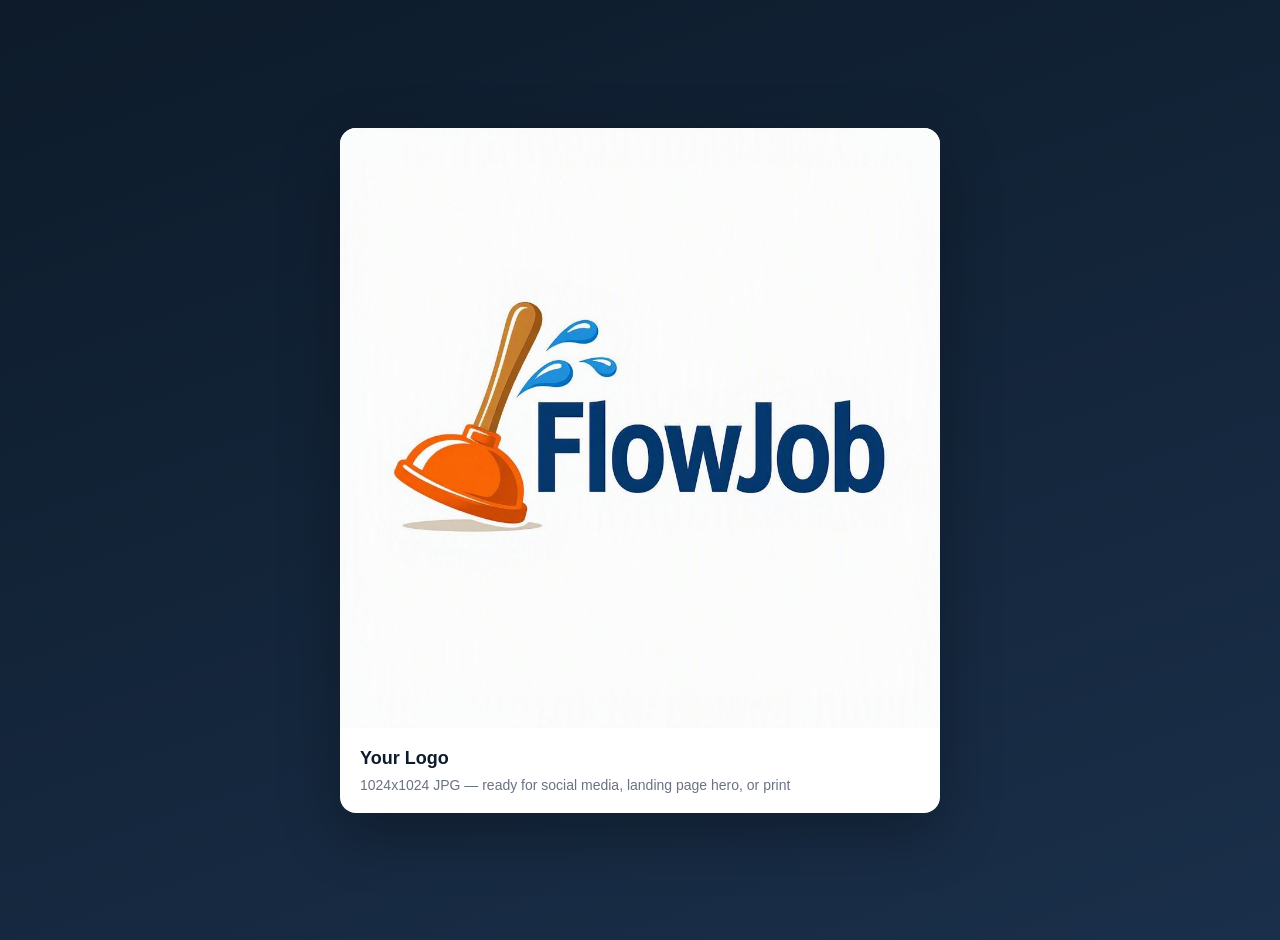
<file: og-preview.html>
<!DOCTYPE html>
<html lang="en">
<head>
  <meta charset="UTF-8">
  <meta name="viewport" content="width=device-width, initial-scale=1.0">
  <title>FlowJob Logo Preview</title>
  <style>
    body {
      font-family: 'Inter', sans-serif;
      background: linear-gradient(160deg, #0D1B2A 0%, #1A2F4A 100%);
      min-height: 100vh;
      display: flex;
      align-items: center;
      justify-content: center;
      margin: 0;
      padding: 20px;
    }
    .preview {
      background: white;
      border-radius: 16px;
      overflow: hidden;
      max-width: 600px;
      box-shadow: 0 20px 60px rgba(0,0,0,0.3);
    }
    .preview img {
      width: 100%;
      height: auto;
      display: block;
    }
    .info {
      padding: 20px;
    }
    .info h3 {
      margin: 0 0 8px;
      font-size: 18px;
      color: #0D1B2A;
    }
    .info p {
      margin: 0;
      color: #6B7280;
      font-size: 14px;
    }
  </style>
</head>
<body>
  <div class="preview">
    <img src="assets/flowjob-logo.jpg" alt="FlowJob Logo">
    <div class="info">
      <h3>Your Logo</h3>
      <p>1024x1024 JPG — ready for social media, landing page hero, or print</p>
    </div>
  </div>
</body>
</html>
</file>
<file: style.css>
/* FlowJob — Premium Gold & Deep Navy Theme */
@import url('https://fonts.googleapis.com/css2?family=Inter:wght@400;500;600;700;800&display=swap');

:root {
  --gold: #C9A84C;
  --gold-light: #E0C872;
  --gold-dark: #A68A2E;
  --gold-50: rgba(201,168,76,0.05);
  --gold-10: rgba(201,168,76,0.10);
  --gold-15: rgba(201,168,76,0.15);
  --navy: #1A2F4A;
  --navy-light: #264570;
  --navy-dark: #0D1B2A;
  --bg: #F4F6FA;
  --card: #FFFFFF;
  --text: #1C1F26;
  --text-muted: #6B7280;
  --text-secondary: #4B5563;
  --border: #E2E5EC;
  --border-light: #EEF0F4;
  --success: #059669;
  --success-bg: #D1FAE5;
  --warning: #D97706;
  --warning-bg: #FEF3C7;
  --danger: #DC2626;
  --danger-bg: #FEE2E2;
  --info: #2563EB;
  --info-bg: #DBEAFE;
  --radius: 14px;
  --radius-sm: 10px;
  --radius-xs: 6px;
  --radius-lg: 18px;
  --radius-xl: 24px;
  --shadow-xs: 0 1px 2px rgba(0,0,0,0.04);
  --shadow: 0 1px 3px rgba(0,0,0,0.06), 0 4px 16px rgba(0,0,0,0.03);
  --shadow-md: 0 4px 20px rgba(0,0,0,0.07), 0 1px 4px rgba(0,0,0,0.03);
  --shadow-lg: 0 12px 40px rgba(0,0,0,0.10), 0 4px 12px rgba(0,0,0,0.04);
  --shadow-xl: 0 20px 60px rgba(0,0,0,0.12), 0 8px 20px rgba(0,0,0,0.06);
  --shadow-gold: 0 4px 20px rgba(212,175,55,0.18);
  --shadow-gold-sm: 0 2px 8px rgba(212,175,55,0.15);
  --transition: 0.2s cubic-bezier(0.4, 0, 0.2, 1);
  --transition-fast: 0.12s cubic-bezier(0.4, 0, 0.2, 1);
  --transition-slow: 0.35s cubic-bezier(0.4, 0, 0.2, 1);
  --transition-bounce: 0.4s cubic-bezier(0.34, 1.56, 0.64, 1);
}

* { margin: 0; padding: 0; box-sizing: border-box; }

::selection {
  background: var(--gold);
  color: var(--navy-dark);
}

::-webkit-scrollbar { width: 6px; height: 6px; }
::-webkit-scrollbar-track { background: transparent; }
::-webkit-scrollbar-thumb { background: var(--border); border-radius: 3px; }
::-webkit-scrollbar-thumb:hover { background: var(--text-muted); }

body {
  font-family: 'Inter', -apple-system, BlinkMacSystemFont, 'Segoe UI', Roboto, sans-serif;
  background: linear-gradient(160deg, #F4F6FA 0%, #E8EBF0 40%, #EDE9E0 100%);
  color: var(--text);
  line-height: 1.6;
  -webkit-font-smoothing: antialiased;
  -moz-osx-font-smoothing: grayscale;
  min-height: 100vh;
  font-feature-settings: 'cv02', 'cv03', 'cv04', 'cv11';
  letter-spacing: -0.01em;
}

#app {
  display: flex;
  min-height: 100vh;
}

/* Sidebar */
#sidebar {
  width: 260px;
  background: linear-gradient(195deg, #0D1B2A 0%, #081420 60%, #050E18 100%);
  color: white;
  display: flex;
  flex-direction: column;
  position: fixed;
  top: 0; left: 0; bottom: 0;
  z-index: 100;
  transition: transform var(--transition-slow);
  border-right: 1px solid rgba(255,255,255,0.04);
  box-shadow: 4px 0 24px rgba(0,0,0,0.15);
}

.brand {
  display: flex;
  align-items: center;
  gap: 14px;
  padding: 24px 20px;
  border-bottom: 1px solid rgba(255,255,255,0.06);
}

.logo-icon {
  font-size: 26px;
  background: linear-gradient(135deg, var(--gold), var(--gold-dark));
  width: 46px; height: 46px;
  border-radius: 12px;
  display: flex; align-items: center; justify-content: center;
  box-shadow: 0 4px 12px rgba(212,175,55,0.35), inset 0 1px 0 rgba(255,255,255,0.15);
  transition: transform var(--transition-bounce);
  flex-shrink: 0;
}

.logo-icon:hover {
  transform: scale(1.08) rotate(-5deg);
}

.brand-text h1 {
  font-size: 19px;
  font-weight: 800;
  color: var(--gold);
  line-height: 1.1;
  letter-spacing: -0.02em;
}

.brand-text span {
  font-size: 11px;
  color: rgba(255,255,255,0.45);
  text-transform: uppercase;
  letter-spacing: 2.5px;
  font-weight: 500;
}

.nav-links {
  list-style: none;
  padding: 16px 10px;
  flex: 1;
  overflow-y: auto;
}

.nav-section-label {
  font-size: 10px;
  font-weight: 700;
  text-transform: uppercase;
  letter-spacing: .12em;
  color: var(--text-muted);
  padding: 16px 14px 4px;
  margin: 0;
}

.nav-section-label:first-child {
  padding-top: 8px;
}

.nav-link {
  display: flex;
  align-items: center;
  gap: 12px;
  padding: 11px 14px;
  color: rgba(255,255,255,0.55);
  text-decoration: none;
  border-radius: var(--radius-sm);
  font-size: 13.5px;
  font-weight: 500;
  transition: all var(--transition);
  margin-bottom: 2px;
  position: relative;
}

.nav-link:hover {
  background: rgba(255,255,255,0.08);
  color: rgba(255,255,255,0.95);
  transform: translateX(4px);
}

.nav-link.active {
  background: linear-gradient(135deg, var(--gold), var(--gold-dark));
  color: var(--navy-dark);
  font-weight: 700;
  box-shadow: 0 4px 16px rgba(212,175,55,0.35), inset 0 1px 0 rgba(255,255,255,0.15);
}

.nav-link.active::before {
  content: '';
  position: absolute;
  left: -10px;
  top: 50%;
  transform: translateY(-50%);
  width: 3px;
  height: 20px;
  background: var(--gold);
  border-radius: 0 3px 3px 0;
}

.nav-link .icon { font-size: 18px; width: 24px; text-align: center; flex-shrink: 0; }

.sidebar-footer {
  padding: 16px;
  border-top: 1px solid rgba(255,255,255,0.1);
}

.contact-info {
  display: flex;
  flex-direction: column;
  gap: 2px;
  font-size: 11px;
  color: rgba(255,255,255,0.4);
}

/* Mobile Header */
#mobile-header {
  display: none;
  position: fixed;
  top: 0; left: 0; right: 0;
  height: 56px;
  background: var(--navy-dark);
  color: white;
  align-items: center;
  padding: 0 16px;
  gap: 12px;
  z-index: 99;
}

#menu-toggle {
  background: none;
  border: none;
  color: white;
  font-size: 24px;
  cursor: pointer;
  padding: 4px 8px;
}

#mobile-header h1 {
  font-size: 16px;
  color: var(--gold);
}

/* Main Content */
#content {
  flex: 1;
  margin-left: 260px;
  padding: 28px 32px;
  min-width: 0;
  animation: fadeInUp 0.35s ease;
}

@keyframes fadeInUp {
  from { opacity: 0; transform: translateY(12px); }
  to { opacity: 1; transform: translateY(0); }
}

@keyframes pulse {
  0%, 100% { opacity: 1; }
  50% { opacity: 0.4; }
}

/* Page Header */
.page-header {
  margin-bottom: 28px;
}

.page-header h2 {
  font-size: 26px;
  color: var(--navy-dark);
  font-weight: 800;
  letter-spacing: -0.03em;
}

.page-header p {
  color: var(--text-muted);
  font-size: 14px;
  margin-top: 4px;
  font-weight: 400;
}

/* Cards */
.card {
  background: var(--card);
  border-radius: var(--radius);
  box-shadow: var(--shadow);
  padding: 20px;
  margin-bottom: 16px;
  border: 1px solid transparent;
  transition: box-shadow var(--transition), border-color var(--transition), transform var(--transition);
}

.card:hover {
  box-shadow: var(--shadow-md);
  border-color: rgba(212,175,55,0.12);
}

.card-header {
  display: flex;
  justify-content: space-between;
  align-items: center;
  margin-bottom: 16px;
  padding-bottom: 12px;
  border-bottom: 1px solid var(--border);
}

.card-header h3 {
  font-size: 16px;
  color: var(--navy);
  font-weight: 700;
  letter-spacing: -0.3px;
}

/* Grid */
.grid { display: grid; gap: 16px; }
.grid-2 { grid-template-columns: repeat(auto-fit, minmax(280px, 1fr)); }
.grid-3 { grid-template-columns: repeat(auto-fit, minmax(220px, 1fr)); }
.grid-4 { grid-template-columns: repeat(auto-fit, minmax(180px, 1fr)); }

/* Stat Cards */
.stat-card {
  background: var(--card);
  border-radius: var(--radius);
  box-shadow: var(--shadow);
  padding: 20px;
  display: flex;
  align-items: center;
  gap: 16px;
  border: 1px solid transparent;
  transition: all var(--transition);
  position: relative;
  overflow: hidden;
}

.stat-card::after {
  content: '';
  position: absolute;
  top: 0; left: 0; right: 0;
  height: 3px;
  background: linear-gradient(90deg, var(--gold), var(--gold-light));
  opacity: 0;
  transition: opacity var(--transition);
}

.stat-card:hover {
  box-shadow: var(--shadow-md);
  border-color: rgba(212,175,55,0.15);
  transform: translateY(-2px);
}

.stat-card:hover::after {
  opacity: 1;
}

.stat-icon {
  font-size: 28px;
  width: 52px; height: 52px;
  border-radius: 12px;
  display: flex; align-items: center; justify-content: center;
  background: linear-gradient(135deg, var(--gold), var(--gold-dark));
  color: var(--navy-dark);
  box-shadow: 0 2px 8px rgba(212,175,55,0.25);
}

.stat-value {
  font-size: 28px;
  font-weight: 700;
  color: var(--navy-dark);
  line-height: 1;
}

.stat-label {
  font-size: 12px;
  color: var(--text-muted);
  text-transform: uppercase;
  letter-spacing: 0.5px;
}

/* Buttons */
.btn {
  display: inline-flex;
  align-items: center;
  gap: 6px;
  padding: 10px 18px;
  border: none;
  border-radius: var(--radius-sm);
  font-size: 14px;
  font-weight: 600;
  cursor: pointer;
  transition: all var(--transition);
  text-decoration: none;
  position: relative;
  overflow: hidden;
}

.btn:active {
  transform: scale(0.97);
}

.btn-primary {
  background: linear-gradient(135deg, var(--gold), var(--gold-dark));
  color: var(--navy-dark);
  box-shadow: 0 2px 8px rgba(212,175,55,0.3);
}
.btn-primary:hover {
  background: linear-gradient(135deg, var(--gold-light), var(--gold));
  box-shadow: 0 4px 16px rgba(212,175,55,0.4);
  transform: translateY(-1px);
}

.btn-secondary {
  background: linear-gradient(135deg, var(--navy), var(--navy-light));
  color: white;
  box-shadow: 0 2px 8px rgba(27,58,92,0.25);
}
.btn-secondary:hover {
  background: linear-gradient(135deg, var(--navy-light), var(--navy));
  box-shadow: 0 4px 16px rgba(27,58,92,0.35);
  transform: translateY(-1px);
}

.btn-outline {
  background: transparent;
  border: 2px solid var(--border);
  color: var(--text);
}
.btn-outline:hover {
  border-color: var(--gold);
  color: var(--gold-dark);
  background: rgba(212,175,55,0.05);
}

.btn-danger {
  background: var(--danger);
  color: white;
}
.btn-danger:hover {
  background: #B91C1C;
  box-shadow: 0 4px 12px rgba(220,38,38,0.3);
  transform: translateY(-1px);
}

.btn-sm { padding: 6px 12px; font-size: 12px; }
.btn-lg { padding: 14px 24px; font-size: 16px; }

/* Forms */
.form-group {
  margin-bottom: 16px;
}

.form-group label {
  display: block;
  font-size: 13px;
  font-weight: 600;
  color: var(--navy);
  margin-bottom: 6px;
}

.form-control {
  width: 100%;
  padding: 10px 12px;
  border: 2px solid var(--border);
  border-radius: var(--radius-sm);
  font-size: 14px;
  transition: all var(--transition);
  background: white;
}

.form-control:focus {
  outline: none;
  border-color: var(--gold);
  box-shadow: 0 0 0 3px rgba(212,175,55,0.15);
}

.form-control:hover:not(:focus) {
  border-color: #D1D5DB;
}

select.form-control {
  appearance: none;
  background-image: url("data:image/svg+xml,%3Csvg xmlns='http://www.w3.org/2000/svg' width='12' height='12' viewBox='0 0 12 12'%3E%3Cpath fill='%236B7280' d='M6 8L1 3h10z'/%3E%3C/svg%3E");
  background-repeat: no-repeat;
  background-position: right 12px center;
  padding-right: 32px;
}

textarea.form-control {
  resize: vertical;
  min-height: 80px;
}

/* Tables */
.table-wrap {
  overflow-x: auto;
  border-radius: var(--radius);
}

table {
  width: 100%;
  border-collapse: collapse;
}

th, td {
  padding: 12px 16px;
  text-align: left;
  font-size: 14px;
  border-bottom: 1px solid var(--border);
}

th {
  background: linear-gradient(135deg, var(--navy-dark), var(--navy));
  color: white;
  font-weight: 600;
  font-size: 12px;
  text-transform: uppercase;
  letter-spacing: 0.5px;
  position: sticky;
  top: 0;
  z-index: 1;
}

tr {
  transition: background var(--transition);
}

tr:hover { background: rgba(212,175,55,0.06); }

tr:last-child td { border-bottom: none; }

/* Badges */
.badge {
  display: inline-block;
  padding: 4px 10px;
  border-radius: 20px;
  font-size: 11px;
  font-weight: 600;
  text-transform: uppercase;
}

.badge-success { background: #DCFCE7; color: #166534; box-shadow: inset 0 0 0 1px rgba(22,163,74,0.15); }
.badge-warning { background: #FEF3C7; color: #92400E; box-shadow: inset 0 0 0 1px rgba(245,158,11,0.15); }
.badge-danger { background: #FEE2E2; color: #991B1B; box-shadow: inset 0 0 0 1px rgba(220,38,38,0.15); }
.badge-info { background: #DBEAFE; color: #1E40AF; box-shadow: inset 0 0 0 1px rgba(37,99,235,0.15); }

/* Modal */
#modal-overlay {
  position: fixed;
  inset: 0;
  background: rgba(0,0,0,0.5);
  backdrop-filter: blur(4px);
  -webkit-backdrop-filter: blur(4px);
  display: flex;
  align-items: center;
  justify-content: center;
  z-index: 200;
  animation: fadeIn 0.2s ease;
}

#modal-overlay.hidden { display: none; }

#modal-content {
  background: white;
  border-radius: var(--radius-lg);
  box-shadow: var(--shadow-lg);
  width: 90%;
  max-width: 600px;
  max-height: 85vh;
  overflow-y: auto;
  padding: 24px;
  animation: modalSlideUp 0.3s cubic-bezier(0.34, 1.56, 0.64, 1);
}

@keyframes fadeIn {
  from { opacity: 0; }
  to { opacity: 1; }
}

@keyframes modalSlideUp {
  from { transform: translateY(20px) scale(0.97); opacity: 0; }
  to { transform: translateY(0) scale(1); opacity: 1; }
}

.modal-header {
  display: flex;
  justify-content: space-between;
  align-items: center;
  margin-bottom: 20px;
  padding-bottom: 12px;
  border-bottom: 2px solid var(--gold);
}

.modal-header h3 {
  color: var(--navy-dark);
  font-size: 18px;
}

.modal-close {
  background: none;
  border: none;
  font-size: 20px;
  cursor: pointer;
  color: var(--text-muted);
  padding: 4px 8px;
  border-radius: var(--radius-sm);
  transition: all var(--transition);
}

.modal-close:hover {
  background: rgba(220,38,38,0.1);
  color: var(--danger);
}

.modal-footer {
  display: flex;
  gap: 8px;
  justify-content: flex-end;
  margin-top: 20px;
  padding-top: 16px;
  border-top: 1px solid var(--border);
}

/* Toast */
#toast-container {
  position: fixed;
  bottom: 24px;
  right: 24px;
  z-index: 300;
  display: flex;
  flex-direction: column;
  gap: 8px;
}

.toast {
  padding: 12px 20px;
  border-radius: var(--radius-sm);
  color: white;
  font-size: 14px;
  font-weight: 500;
  box-shadow: var(--shadow-lg);
  animation: toastSlideIn 0.35s cubic-bezier(0.34, 1.56, 0.64, 1);
  min-width: 250px;
  display: flex;
  align-items: center;
  gap: 8px;
}

.toast-success { background: linear-gradient(135deg, #16A34A, #15803D); }
.toast-error { background: linear-gradient(135deg, #DC2626, #B91C1C); }
.toast-info { background: linear-gradient(135deg, var(--navy), var(--navy-dark)); }

@keyframes toastSlideIn {
  from { transform: translateX(100%) scale(0.9); opacity: 0; }
  to { transform: translateX(0) scale(1); opacity: 1; }
}

/* Empty State */
.empty-state {
  text-align: center;
  padding: 48px 24px;
  color: var(--text-muted);
}

.empty-state .icon {
  font-size: 48px;
  margin-bottom: 16px;
  opacity: 0.6;
}

.empty-state h3 {
  color: var(--navy);
  margin-bottom: 8px;
  font-size: 18px;
}

.empty-state p {
  font-size: 14px;
  max-width: 300px;
  margin: 0 auto;
  line-height: 1.5;
}

/* === MOBILE-FIRST COMPREHENSIVE === */
@media (max-width: 768px) {
  /* Touch targets: 48px minimum for all interactive elements */
  .form-control,
  input.form-control,
  select.form-control,
  textarea.form-control,
  .btn {
    min-height: 48px;
    font-size: 16px; /* Prevents iOS zoom on focus */
    padding: 12px 14px;
  }
  .btn-sm {
    min-height: 40px;
    font-size: 13px;
    padding: 8px 12px;
  }

  /* Full-screen modals on mobile */
  #modal-content {
    width: 100%;
    max-width: 100%;
    height: 100%;
    max-height: 100vh;
    border-radius: 0;
    padding: 16px;
    padding-top: 56px;
  }
  .modal-header {
    position: fixed;
    top: 0; left: 0; right: 0;
    z-index: 10;
    background: white;
    padding: 14px 16px;
    border-radius: 0;
  }
  [data-theme="dark"] .modal-header { background: #1A1D27; }
  .modal-close { width: 44px; height: 44px; font-size: 22px; }
  .modal-footer {
    position: fixed;
    bottom: 0; left: 0; right: 0;
    padding: 12px 16px;
    background: white;
    border-top: 1px solid var(--border);
    flex-wrap: wrap;
    gap: 8px;
    z-index: 10;
  }
  [data-theme="dark"] .modal-footer { background: #1A1D27; }
  .modal-footer .btn { flex: 1; min-width: 0; justify-content: center; }

  /* Sidebar */
  #sidebar { transform: translateX(-100%); width: 280px; z-index: 200; }
  #sidebar.open { transform: translateX(0); box-shadow: 0 0 60px rgba(0,0,0,0.5); }
  .nav-link { min-height: 48px; padding: 14px 16px; font-size: 15px; }

  /* Mobile header */
  #mobile-header { display: flex; height: 56px; padding: 0 12px; }
  #menu-toggle { width: 48px; height: 48px; display: flex; align-items: center; justify-content: center; }

  /* Content area */
  #content { margin-left: 0; padding: 72px 16px 16px; }

  /* Grid single column */
  .grid-2, .grid-3, .grid-4 { grid-template-columns: 1fr; }

  /* Stat cards */
  .stat-card { padding: 14px; gap: 12px; }
  .stat-value { font-size: 22px; }
  .stat-icon { width: 42px; height: 42px; font-size: 22px; }

  /* Page header */
  .page-header h2 { font-size: 20px; }
  .page-header p { font-size: 13px; }

  /* Cards */
  .card { padding: 14px; }
  .card-header { flex-wrap: wrap; gap: 8px; }

  /* Tables: horizontal scroll */
  .table-wrap { -webkit-overflow-scrolling: touch; overflow-x: auto; margin: 0 -14px; padding: 0 14px; }
  th, td { padding: 10px 10px; font-size: 13px; white-space: nowrap; }
  th { font-size: 10px; }

  /* Quick actions */
  .quick-actions-grid { grid-template-columns: repeat(2, 1fr); gap: 8px; }
  .quick-action-card { padding: 14px 10px; }

  /* Command palette */
  #cmd-palette { width: 100%; max-width: 100%; border-radius: 0; margin-top: 56px; max-height: calc(100vh - 56px); }
  #cmd-palette-input { font-size: 16px; padding: 14px 16px; }
  .cmd-result { min-height: 48px; padding: 12px; }

  /* Toast */
  .toast { min-width: auto; width: calc(100% - 32px); margin: 0 16px; }
  #toast-container { left: 0; right: 0; bottom: 16px; }

  /* Bottom Navigation */
  #bottom-nav {
    display: flex !important;
    position: fixed;
    bottom: 0; left: 0; right: 0;
    height: 64px;
    background: var(--card);
    border-top: 1px solid var(--border);
    z-index: 90;
    justify-content: space-around;
    align-items: center;
    padding: 0 4px;
    box-shadow: 0 -2px 12px rgba(0,0,0,0.08);
  }
  [data-theme="dark"] #bottom-nav { background: #1A1D27; box-shadow: 0 -2px 12px rgba(0,0,0,0.3); }
  .bottom-nav-item {
    display: flex;
    flex-direction: column;
    align-items: center;
    gap: 2px;
    padding: 6px 8px;
    border: none;
    background: none;
    color: var(--text-muted);
    font-size: 10px;
    font-weight: 500;
    cursor: pointer;
    -webkit-tap-highlight-color: transparent;
    transition: color 0.15s;
    min-width: 52px;
  }
  .bottom-nav-item.active { color: var(--gold); }
  .bottom-nav-item svg { width: 22px; height: 22px; }

  /* Content padding for bottom nav */
  #content { padding-bottom: 84px !important; }
}

/* Sidebar Overlay (mobile) */
#sidebar-overlay {
  display: none;
  position: fixed;
  inset: 0;
  background: rgba(0,0,0,0.5);
  z-index: 150;
  -webkit-tap-highlight-color: transparent;
}
#sidebar-overlay:not(.hidden) { display: block; }

/* Invoice Aging */
.aging-30 { color: var(--warning); font-weight: 600; }
.aging-60 { color: #E65100; font-weight: 700; }
.aging-90 { color: var(--danger); font-weight: 700; }

/* Quick Pay Button */
.btn-quick-pay {
  background: linear-gradient(135deg, var(--success), #15803D);
  color: white;
  font-size: 11px;
  padding: 4px 8px;
  box-shadow: 0 2px 6px rgba(22,163,74,0.25);
}
.btn-quick-pay:hover {
  box-shadow: 0 4px 12px rgba(22,163,74,0.35);
  transform: translateY(-1px);
}

/* Mobile Form Improvements */
@media (max-width: 768px) {
  .modal-header h3 { font-size: 16px; }
  #modal-content { padding: 16px; }
  .form-group label { font-size: 12px; }
  .form-control { font-size: 16px; /* Prevents iOS zoom */ }
  .btn-lg { width: 100%; justify-content: center; }
  .stat-card { padding: 14px; }
  .stat-value { font-size: 22px; }
  .stat-icon { width: 42px; height: 42px; font-size: 22px; }
}

/* === CUSTOM SCROLLBAR === */
::-webkit-scrollbar { width: 6px; height: 6px; }
::-webkit-scrollbar-track { background: transparent; }
::-webkit-scrollbar-thumb { background: var(--border); border-radius: 3px; }
::-webkit-scrollbar-thumb:hover { background: var(--text-muted); }

/* === MODERN ENHANCEMENTS === */

/* Glassmorphism cards */
.card {
  background: rgba(255,255,255,0.85);
  backdrop-filter: blur(12px);
  -webkit-backdrop-filter: blur(12px);
  transition: box-shadow 0.25s ease, transform 0.25s ease;
}
.card:hover {
  box-shadow: var(--shadow-md);
}

/* Staggered fade-in for grid children */
.grid > * {
  animation: staggerFadeIn 0.4s ease both;
}
.grid > *:nth-child(1) { animation-delay: 0.05s; }
.grid > *:nth-child(2) { animation-delay: 0.1s; }
.grid > *:nth-child(3) { animation-delay: 0.15s; }
.grid > *:nth-child(4) { animation-delay: 0.2s; }
.grid > *:nth-child(5) { animation-delay: 0.25s; }
.grid > *:nth-child(6) { animation-delay: 0.3s; }

@keyframes staggerFadeIn {
  from { opacity: 0; transform: translateY(12px); }
  to { opacity: 1; transform: translateY(0); }
}

/* Pulse dot for active alerts */
.alert-pulse::before {
  content: '';
  display: inline-block;
  width: 8px; height: 8px;
  border-radius: 50%;
  background: var(--danger);
  margin-right: 8px;
  animation: pulse 1.5s ease infinite;
}
@keyframes pulse {
  0%, 100% { opacity: 1; transform: scale(1); }
  50% { opacity: 0.5; transform: scale(1.3); }
}

/* Refined stat-card gradient borders */
.stat-card {
  position: relative;
  background: linear-gradient(135deg, rgba(255,255,255,0.95), rgba(255,255,255,0.8));
  backdrop-filter: blur(8px);
  -webkit-backdrop-filter: blur(8px);
  overflow: hidden;
}
.stat-card::before {
  content: '';
  position: absolute;
  top: 0;
  left: 0;
  right: 0;
  height: 3px;
  background: linear-gradient(90deg, var(--gold), var(--gold-light));
  border-radius: var(--radius) var(--radius) 0 0;
}
.stat-card:hover {
  transform: translateY(-2px);
  box-shadow: var(--shadow-md);
}

/* Smooth page transitions */
#content {
  transition: opacity 0.2s ease;
  animation: pageIn 0.3s ease both;
}
@keyframes pageIn {
  from { opacity: 0; transform: translateY(8px); }
  to { opacity: 1; transform: translateY(0); }
}

/* Hover lift for table rows */
tbody tr {
  transition: background var(--transition), transform var(--transition), box-shadow var(--transition);
}
tbody tr:hover {
  background: rgba(212,175,55,0.06);
  transform: translateX(2px);
}

/* Better focus rings */
.btn:focus-visible,
.form-control:focus-visible {
  outline: 2px solid var(--gold);
  outline-offset: 2px;
}

/* Skeleton loading placeholder */
.skeleton {
  background: linear-gradient(90deg, var(--border) 25%, #f0f0f0 50%, var(--border) 75%);
  background-size: 200% 100%;
  animation: shimmer 1.5s infinite;
  border-radius: var(--radius-sm);
}
@keyframes shimmer {
  0% { background-position: 200% 0; }
  100% { background-position: -200% 0; }
}

/* Quick action buttons with icon glow */
.btn-primary:active,
.btn-secondary:active {
  transform: scale(0.96);
}

/* Button ripple on click */
.btn {
  position: relative;
  overflow: hidden;
}
.btn::after {
  content: '';
  position: absolute;
  inset: 0;
  background: radial-gradient(circle at var(--rx, 50%) var(--ry, 50%), rgba(255,255,255,0.3) 0%, transparent 60%);
  opacity: 0;
  transition: opacity 0.3s;
  pointer-events: none;
}
.btn:active::after {
  opacity: 1;
  transition: opacity 0s;
}

/* Gradient accent on primary buttons */
.btn-primary {
  background: linear-gradient(135deg, var(--gold), var(--gold-dark));
  box-shadow: 0 2px 8px rgba(201,168,76,0.3);
  transition: all var(--transition), transform 0.15s ease;
}
.btn-primary:hover {
  box-shadow: 0 4px 16px rgba(201,168,76,0.4);
  transform: translateY(-1px);
}

/* Refined secondary button */
.btn-secondary {
  background: linear-gradient(135deg, var(--navy), var(--navy-light));
  transition: all var(--transition), transform 0.15s ease;
}
.btn-secondary:hover {
  transform: translateY(-1px);
  box-shadow: 0 4px 12px rgba(26,47,74,0.3);
}

/* Better outline button */
.btn-outline:hover {
  background: var(--gold-50);
  border-color: var(--gold);
  color: var(--gold-dark);
}

/* Danger button refinement */
.btn-danger {
  transition: all var(--transition), transform 0.15s ease;
}
.btn-danger:hover {
  transform: translateY(-1px);
  box-shadow: 0 4px 12px rgba(220,38,38,0.25);
}

/* Improved empty state with subtle animation */
.empty-state {
  padding: 40px 20px;
}
.empty-state .icon {
  animation: float 3s ease-in-out infinite;
  font-size: 48px;
  margin-bottom: 12px;
}
.empty-state h3 {
  font-size: 18px;
  color: var(--text);
  margin-bottom: 6px;
}
.empty-state p {
  font-size: 14px;
  color: var(--text-muted);
}
@keyframes float {
  0%, 100% { transform: translateY(0); }
  50% { transform: translateY(-6px); }
}

/* Badge micro-animation on appear */
.badge {
  animation: badgePop 0.3s cubic-bezier(0.34, 1.56, 0.64, 1);
  font-weight: 600;
  letter-spacing: 0.02em;
}
@keyframes badgePop {
  from { transform: scale(0.8); opacity: 0; }
  to { transform: scale(1); opacity: 1; }
}

/* Toast exit animation */
.toast {
  position: relative;
}
.toast-exit {
  animation: toastSlideOut 0.3s ease forwards;
}
@keyframes toastSlideOut {
  to { transform: translateX(120%); opacity: 0; }
}

/* Print */
@media print {
  #sidebar, #mobile-header, .btn, #toast-container { display: none !important; }
  #content { margin: 0; padding: 20px; }
  .card { box-shadow: none; border: 1px solid #ddd; }
}

/* === DARK MODE === */
[data-theme="dark"] {
  --bg: #0F1117;
  --card: #1A1D27;
  --text: #E4E6EB;
  --text-muted: #8B8F9A;
  --border: #2D3040;
  --navy-dark: #0A0E18;
}

[data-theme="dark"] body {
  background: linear-gradient(135deg, #0F1117 0%, #151822 50%, #0F1117 100%);
}

[data-theme="dark"] .card {
  background: rgba(26, 29, 39, 0.9);
  border-color: rgba(255,255,255,0.06);
}

[data-theme="dark"] .stat-card {
  background: linear-gradient(135deg, rgba(26,29,39,0.95), rgba(26,29,39,0.8));
}

[data-theme="dark"] .form-control {
  background: #1A1D27;
  color: var(--text);
  border-color: var(--border);
}

[data-theme="dark"] .form-control:focus {
  border-color: var(--gold);
  box-shadow: 0 0 0 3px rgba(212,175,55,0.2);
}

[data-theme="dark"] th {
  background: linear-gradient(135deg, #0A0E18, #151822);
}

[data-theme="dark"] tbody tr:hover {
  background: rgba(212,175,55,0.04);
}

[data-theme="dark"] #modal-content {
  background: #1A1D27;
}

[data-theme="dark"] .modal-header {
  border-bottom-color: var(--border);
}

[data-theme="dark"] .toast {
  box-shadow: 0 8px 32px rgba(0,0,0,0.5);
}

[data-theme="dark"] select.form-control {
  background-image: url("data:image/svg+xml,%3Csvg xmlns='http://www.w3.org/2000/svg' width='12' height='12' viewBox='0 0 12 12'%3E%3Cpath fill='%238B8F9A' d='M6 8L1 3h10z'/%3E%3C/svg%3E");
}

/* === SIDEBAR ACTIONS === */
.sidebar-actions {
  padding: 8px 12px;
  display: flex;
  flex-direction: column;
  gap: 4px;
  border-top: 1px solid rgba(255,255,255,0.08);
}

.sidebar-action-btn {
  display: flex;
  align-items: center;
  gap: 10px;
  padding: 8px 12px;
  background: none;
  border: none;
  color: rgba(255,255,255,0.5);
  font-size: 13px;
  cursor: pointer;
  border-radius: var(--radius-sm);
  transition: all var(--transition);
  width: 100%;
  text-align: left;
}

.sidebar-action-btn:hover {
  background: rgba(255,255,255,0.08);
  color: rgba(255,255,255,0.9);
}

.sidebar-action-btn kbd {
  margin-left: auto;
  padding: 2px 6px;
  background: rgba(255,255,255,0.1);
  border-radius: 4px;
  font-size: 11px;
  font-family: inherit;
  color: rgba(255,255,255,0.4);
}

.sidebar-action-btn .icon {
  width: 24px;
  display: flex;
  align-items: center;
  justify-content: center;
}

/* === COMMAND PALETTE === */
#cmd-palette-overlay {
  position: fixed;
  inset: 0;
  background: rgba(0,0,0,0.55);
  backdrop-filter: blur(6px);
  -webkit-backdrop-filter: blur(6px);
  z-index: 500;
  display: flex;
  align-items: flex-start;
  justify-content: center;
  padding-top: 15vh;
  animation: fadeIn 0.15s ease;
}

#cmd-palette-overlay.hidden { display: none; }

#cmd-palette {
  background: var(--card);
  border-radius: var(--radius-lg);
  box-shadow: 0 24px 64px rgba(0,0,0,0.25), 0 0 0 1px rgba(255,255,255,0.08);
  width: 90%;
  max-width: 520px;
  overflow: hidden;
  animation: modalSlideUp 0.2s cubic-bezier(0.34, 1.56, 0.64, 1);
}

#cmd-palette-input {
  width: 100%;
  padding: 16px 20px;
  border: none;
  border-bottom: 1px solid var(--border);
  font-size: 16px;
  background: transparent;
  color: var(--text);
  outline: none;
}

#cmd-palette-input::placeholder {
  color: var(--text-muted);
}

#cmd-palette-results {
  max-height: 320px;
  overflow-y: auto;
  padding: 8px;
}

.cmd-result {
  display: flex;
  align-items: center;
  gap: 12px;
  padding: 10px 12px;
  border-radius: var(--radius-sm);
  cursor: pointer;
  transition: background var(--transition);
  color: var(--text);
  font-size: 14px;
}

.cmd-result:hover,
.cmd-result.active {
  background: rgba(212,175,55,0.1);
}

.cmd-result .cmd-icon {
  width: 32px;
  height: 32px;
  border-radius: 8px;
  background: linear-gradient(135deg, var(--gold), var(--gold-dark));
  display: flex;
  align-items: center;
  justify-content: center;
  color: var(--navy-dark);
  flex-shrink: 0;
}

.cmd-result .cmd-label { flex: 1; }

.cmd-result .cmd-hint {
  font-size: 12px;
  color: var(--text-muted);
}

.cmd-empty {
  padding: 24px;
  text-align: center;
  color: var(--text-muted);
  font-size: 14px;
}

/* === NAV ICON SVGs === */
.nav-link .icon svg {
  display: block;
  width: 18px;
  height: 18px;
  flex-shrink: 0;
}

/* === STATS GROWTH INDICATOR === */
.stat-trend {
  display: inline-flex;
  align-items: center;
  gap: 3px;
  font-size: 11px;
  font-weight: 600;
  padding: 2px 6px;
  border-radius: 12px;
  margin-top: 4px;
}
.stat-trend.up {
  color: var(--success);
  background: var(--success-bg);
}
.stat-trend.down {
  color: var(--danger);
  background: var(--danger-bg);
}
.stat-trend svg {
  width: 12px;
  height: 12px;
}

/* === FORM POLISH === */
.form-control {
  transition: border-color var(--transition), box-shadow var(--transition), background var(--transition);
}
.form-control::placeholder {
  color: var(--text-muted);
  opacity: 0.7;
}
.form-group label {
  font-weight: 500;
  font-size: 13px;
  color: var(--text-secondary);
  letter-spacing: 0.01em;
}

/* === TABLE MODERNIZATION === */
.table-wrap table {
  border-collapse: separate;
  border-spacing: 0;
}
.table-wrap th {
  font-size: 11px;
  text-transform: uppercase;
  letter-spacing: 0.06em;
  font-weight: 600;
  color: var(--text-muted);
  padding: 10px 14px;
  background: var(--bg);
  border-bottom: 2px solid var(--border);
  position: sticky;
  top: 0;
  z-index: 1;
}
.table-wrap td {
  padding: 10px 14px;
  border-bottom: 1px solid var(--border-light);
  font-size: 14px;
}

/* === QUICK ACTION GRID === */
.quick-actions-grid {
  display: grid;
  grid-template-columns: repeat(auto-fit, minmax(160px, 1fr));
  gap: 12px;
}
.quick-action-card {
  display: flex;
  flex-direction: column;
  align-items: center;
  gap: 8px;
  padding: 20px 16px;
  border-radius: var(--radius-sm);
  border: 1px solid var(--border);
  background: var(--card);
  cursor: pointer;
  transition: all var(--transition);
  text-align: center;
}
.quick-action-card:hover {
  border-color: var(--gold);
  background: var(--gold-50);
  transform: translateY(-2px);
  box-shadow: var(--shadow);
}
.quick-action-card .qa-icon {
  font-size: 24px;
  line-height: 1;
}
.quick-action-card .qa-label {
  font-size: 13px;
  font-weight: 600;
  color: var(--text);
}

/* === ALERT CARD POLISH === */
.alert-card {
  border-left: 4px solid;
  border-radius: var(--radius);
  padding: 14px 18px;
  margin-bottom: 14px;
  display: flex;
  justify-content: space-between;
  align-items: center;
  flex-wrap: wrap;
  gap: 10px;
  animation: slideIn 0.3s ease both;
}
.alert-card.alert-gold {
  border-color: var(--gold);
  background: #FFFBEB;
}
.alert-card.alert-danger {
  border-color: var(--danger);
  background: rgba(220,38,38,0.04);
}
@keyframes slideIn {
  from { opacity: 0; transform: translateX(-12px); }
  to { opacity: 1; transform: translateX(0); }
}

/* === MODAL REFINEMENT === */
#modal-content {
  animation: modalSlideUp 0.25s cubic-bezier(0.34, 1.56, 0.64, 1);
  border-radius: var(--radius-lg);
  max-height: 90vh;
  overflow-y: auto;
}
.modal-header {
  display: flex;
  justify-content: space-between;
  align-items: center;
  padding: 20px 24px 16px;
  border-bottom: 1px solid var(--border);
}
.modal-header h3 {
  font-size: 18px;
  font-weight: 700;
  color: var(--text);
}
.modal-close {
  width: 32px;
  height: 32px;
  display: flex;
  align-items: center;
  justify-content: center;
  border-radius: 50%;
  border: none;
  background: var(--bg);
  color: var(--text-muted);
  cursor: pointer;
  transition: all var(--transition);
  font-size: 16px;
}
.modal-close:hover {
  background: var(--danger-bg);
  color: var(--danger);
}
.modal-footer {
  padding: 16px 24px 20px;
  border-top: 1px solid var(--border);
  display: flex;
  justify-content: flex-end;
  gap: 8px;
}

/* === TOAST REFINEMENT === */
.toast {
  padding: 12px 20px;
  border-radius: var(--radius-sm);
  font-size: 14px;
  font-weight: 500;
  box-shadow: var(--shadow-lg);
  animation: toastIn 0.35s cubic-bezier(0.34, 1.56, 0.64, 1);
  display: flex;
  align-items: center;
  gap: 8px;
}
.toast-success {
  background: linear-gradient(135deg, #059669, #047857);
  color: white;
}
.toast-error {
  background: linear-gradient(135deg, #DC2626, #B91C1C);
  color: white;
}
.toast-warning {
  background: linear-gradient(135deg, #D97706, #B45309);
  color: white;
}
@keyframes toastIn {
  from { transform: translateX(120%); opacity: 0; }
  to { transform: translateX(0); opacity: 1; }
}

/* === DARK MODE TOGGLE === */
#dark-mode-toggle {
  display: flex;
  align-items: center;
  justify-content: center;
  width: 36px;
  height: 36px;
  padding: 0;
  border-radius: 50%;
}

#dark-mode-toggle:hover {
  background: rgba(255,255,255,0.12);
}

/* === SPLASH SCREEN === */
#splash-screen {
  position: fixed;
  top: 0; left: 0; right: 0; bottom: 0;
  z-index: 10000;
  display: flex;
  flex-direction: column;
  align-items: center;
  justify-content: center;
  background: linear-gradient(160deg, #0D1B2A 0%, #081420 40%, #1A2F4A 100%);
  transition: opacity 0.6s cubic-bezier(0.4, 0, 0.2, 1), visibility 0.6s;
}

#splash-screen.splash-hidden {
  opacity: 0;
  visibility: hidden;
  pointer-events: none;
}

.splash-logo {
  width: 100px;
  height: 100px;
  border-radius: 28px;
  overflow: hidden;
  box-shadow: 0 8px 40px rgba(201, 168, 76, 0.25), 0 0 60px rgba(201, 168, 76, 0.1);
  animation: splashPulse 2s ease-in-out infinite, splashDrop 0.8s cubic-bezier(0.34, 1.56, 0.64, 1) both;
  margin-bottom: 28px;
  will-change: transform;
}

.splash-logo img {
  width: 100%;
  height: 100%;
  object-fit: cover;
  display: block;
}

.splash-title {
  font-family: 'Inter', -apple-system, sans-serif;
  font-size: 36px;
  font-weight: 800;
  letter-spacing: -1px;
  background: linear-gradient(135deg, #E0C872 0%, #C9A84C 50%, #A68A2E 100%);
  -webkit-background-clip: text;
  -webkit-text-fill-color: transparent;
  background-clip: text;
  margin-bottom: 6px;
  animation: splashFadeUp 0.8s ease 0.3s both;
}

.splash-subtitle {
  font-family: 'Inter', -apple-system, sans-serif;
  font-size: 14px;
  font-weight: 500;
  color: rgba(255, 255, 255, 0.4);
  letter-spacing: 3px;
  text-transform: uppercase;
  margin-bottom: 40px;
  animation: splashFadeUp 0.8s ease 0.5s both;
}

.splash-loader {
  width: 200px;
  height: 3px;
  background: rgba(255, 255, 255, 0.08);
  border-radius: 2px;
  overflow: hidden;
  animation: splashFadeUp 0.8s ease 0.7s both;
}

.splash-loader-bar {
  width: 0%;
  height: 100%;
  background: linear-gradient(90deg, #A68A2E, #C9A84C, #E0C872);
  border-radius: 2px;
  animation: splashLoad 1.2s cubic-bezier(0.4, 0, 0.2, 1) 0.5s forwards;
}

@keyframes splashDrop {
  0% { transform: translateY(-60px) scale(0.7); opacity: 0; }
  100% { transform: translateY(0) scale(1); opacity: 1; }
}

@keyframes splashPulse {
  0%, 100% { box-shadow: 0 8px 40px rgba(201, 168, 76, 0.25); }
  50% { box-shadow: 0 12px 50px rgba(201, 168, 76, 0.35), 0 0 80px rgba(201, 168, 76, 0.15); }
}

@keyframes splashFadeUp {
  from { opacity: 0; transform: translateY(16px); }
  to { opacity: 1; transform: translateY(0); }
}

@keyframes splashLoad {
  0% { width: 0%; }
  30% { width: 25%; }
  60% { width: 65%; }
  85% { width: 90%; }
  100% { width: 100%; }
}

/* === EMPTY STATE ILLUSTRATIONS === */
.empty-state-icon {
  width: 64px;
  height: 64px;
  margin: 0 auto 16px;
  color: var(--text-muted);
  opacity: 0.4;
}

.empty-state-icon svg {
  width: 100%;
  height: 100%;
}

.empty-state .icon svg {
  transition: transform 0.3s ease;
}
.empty-state:hover .icon svg {
  transform: scale(1.1) translateY(-4px);
}

/* === TAILWIND-LIKE UTILITY CLASSES (used by modules) === */
.glass-card {
  background: rgba(255,255,255,0.06);
  backdrop-filter: blur(12px);
  -webkit-backdrop-filter: blur(12px);
  border: 1px solid rgba(255,255,255,0.1);
  border-radius: var(--radius);
  padding: 20px;
}
[data-theme="light"] .glass-card {
  background: rgba(255,255,255,0.7);
  border-color: rgba(0,0,0,0.08);
}

/* Padding */
.p-6 { padding: 24px; }
.p-4 { padding: 16px; }
.p-3 { padding: 12px; }
.px-4 { padding-left: 16px; padding-right: 16px; }
.px-3 { padding-left: 12px; padding-right: 12px; }
.py-2 { padding-top: 8px; padding-bottom: 8px; }

/* Margin */
.mb-4 { margin-bottom: 16px; }
.mb-6 { margin-bottom: 24px; }
.mb-2 { margin-bottom: 8px; }
.mt-4 { margin-top: 16px; }
.mt-6 { margin-top: 24px; }
.mt-2 { margin-top: 8px; }

/* Gap */
.gap-4 { gap: 16px; }
.gap-3 { gap: 12px; }
.gap-2 { gap: 8px; }

/* Grid */
.grid-cols-2 { display: grid; grid-template-columns: repeat(2, 1fr); }
.grid-cols-3 { display: grid; grid-template-columns: repeat(3, 1fr); }
.grid-cols-4 { display: grid; grid-template-columns: repeat(4, 1fr); }

/* Typography */
.text-lg { font-size: 18px; }
.text-xl { font-size: 20px; }
.text-2xl { font-size: 24px; }
.text-3xl { font-size: 30px; }
.text-sm { font-size: 14px; }
.text-xs { font-size: 12px; }
.font-bold { font-weight: 700; }
.font-semibold { font-weight: 600; }
.font-medium { font-weight: 500; }

/* Text colors */
.text-gold-400 { color: var(--gold); }
.text-gray-400 { color: var(--text-muted); }
.text-green-400 { color: var(--success); }
.text-red-400 { color: var(--danger); }
.text-blue-400 { color: #60A5FA; }
.text-yellow-400 { color: #FACC15; }

/* Display */
.block { display: block; }
.inline-block { display: inline-block; }
.flex { display: flex; }
.items-center { align-items: center; }
.justify-between { justify-content: space-between; }
.justify-center { justify-content: center; }
.flex-col { flex-direction: column; }
.flex-wrap { flex-wrap: wrap; }

/* Width */
.w-full { width: 100%; }

/* Border radius */
.rounded { border-radius: var(--radius); }
.rounded-lg { border-radius: 12px; }
.rounded-full { border-radius: 9999px; }

/* Overflow */
.overflow-hidden { overflow: hidden; }

@media (max-width: 768px) {
  .grid-cols-3, .grid-cols-4 { grid-template-columns: 1fr; }
  .grid-cols-2 { grid-template-columns: repeat(2, 1fr); }
}
</file>
